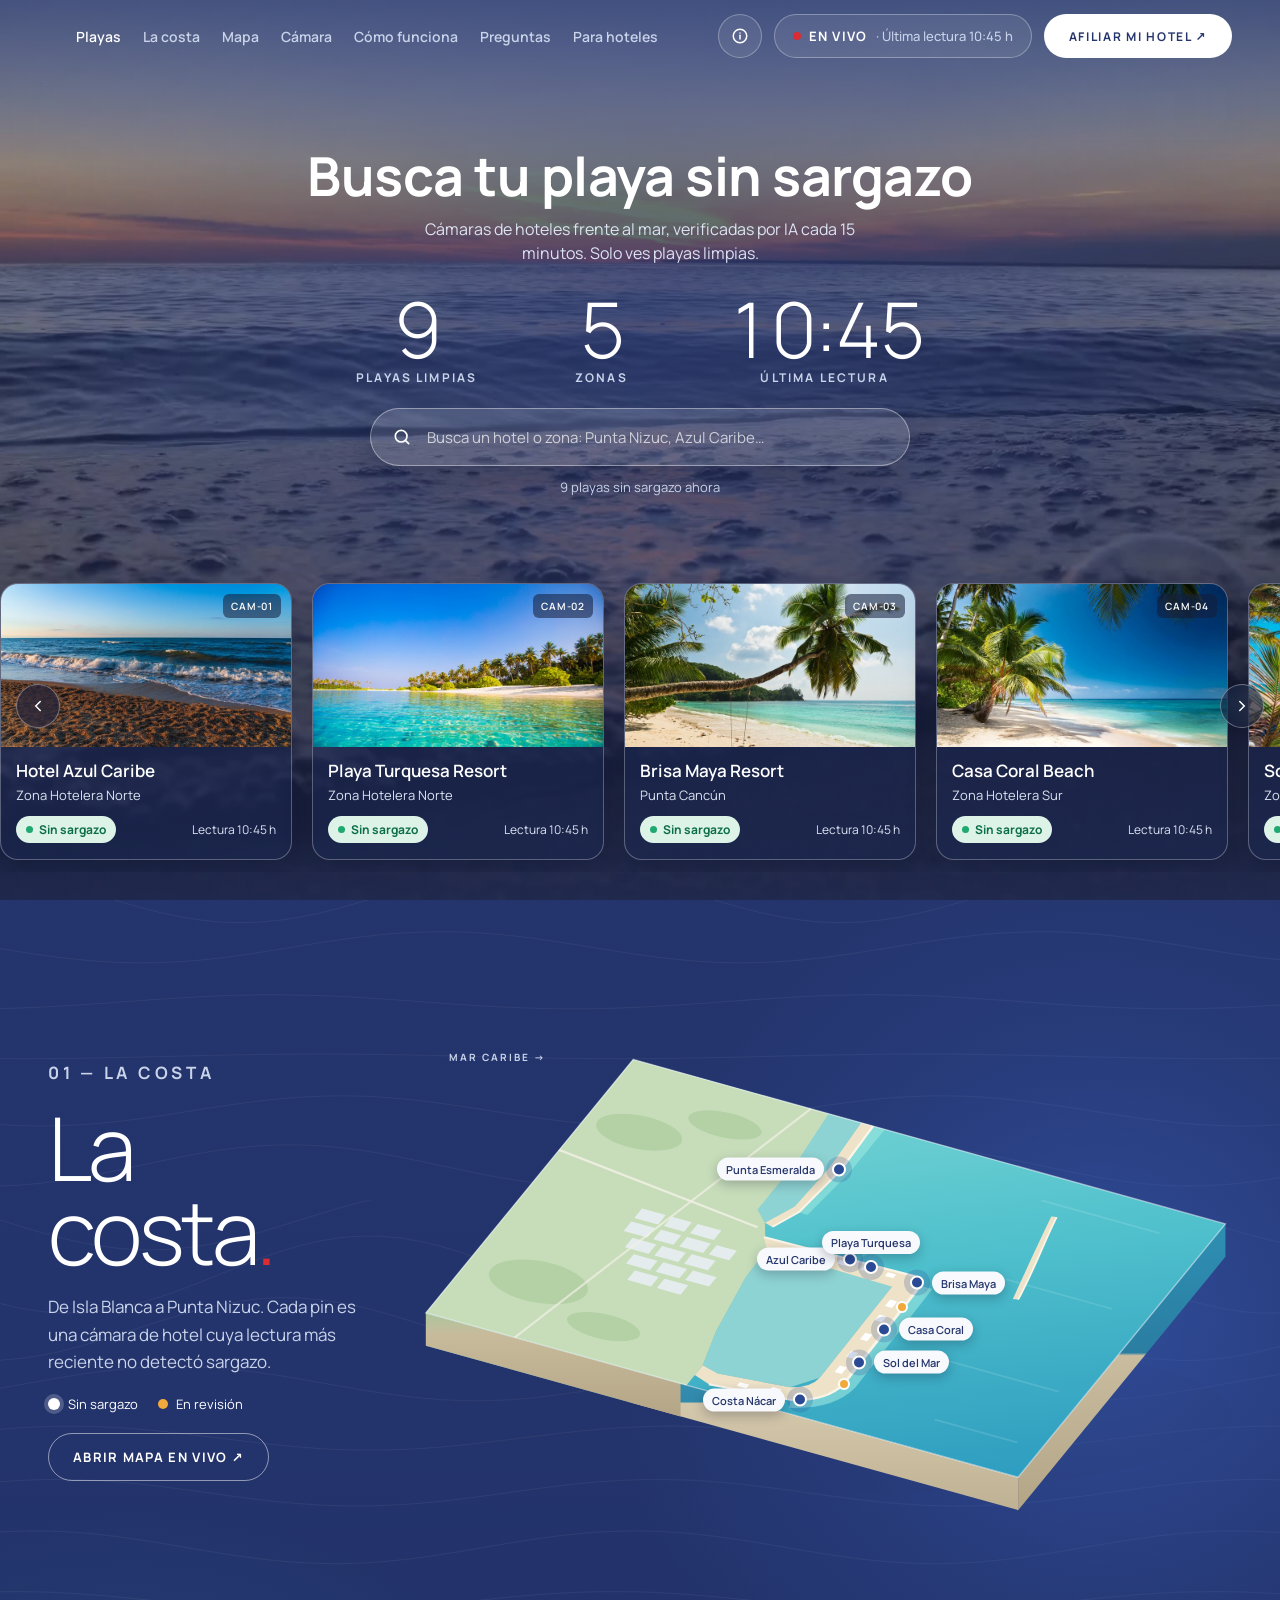
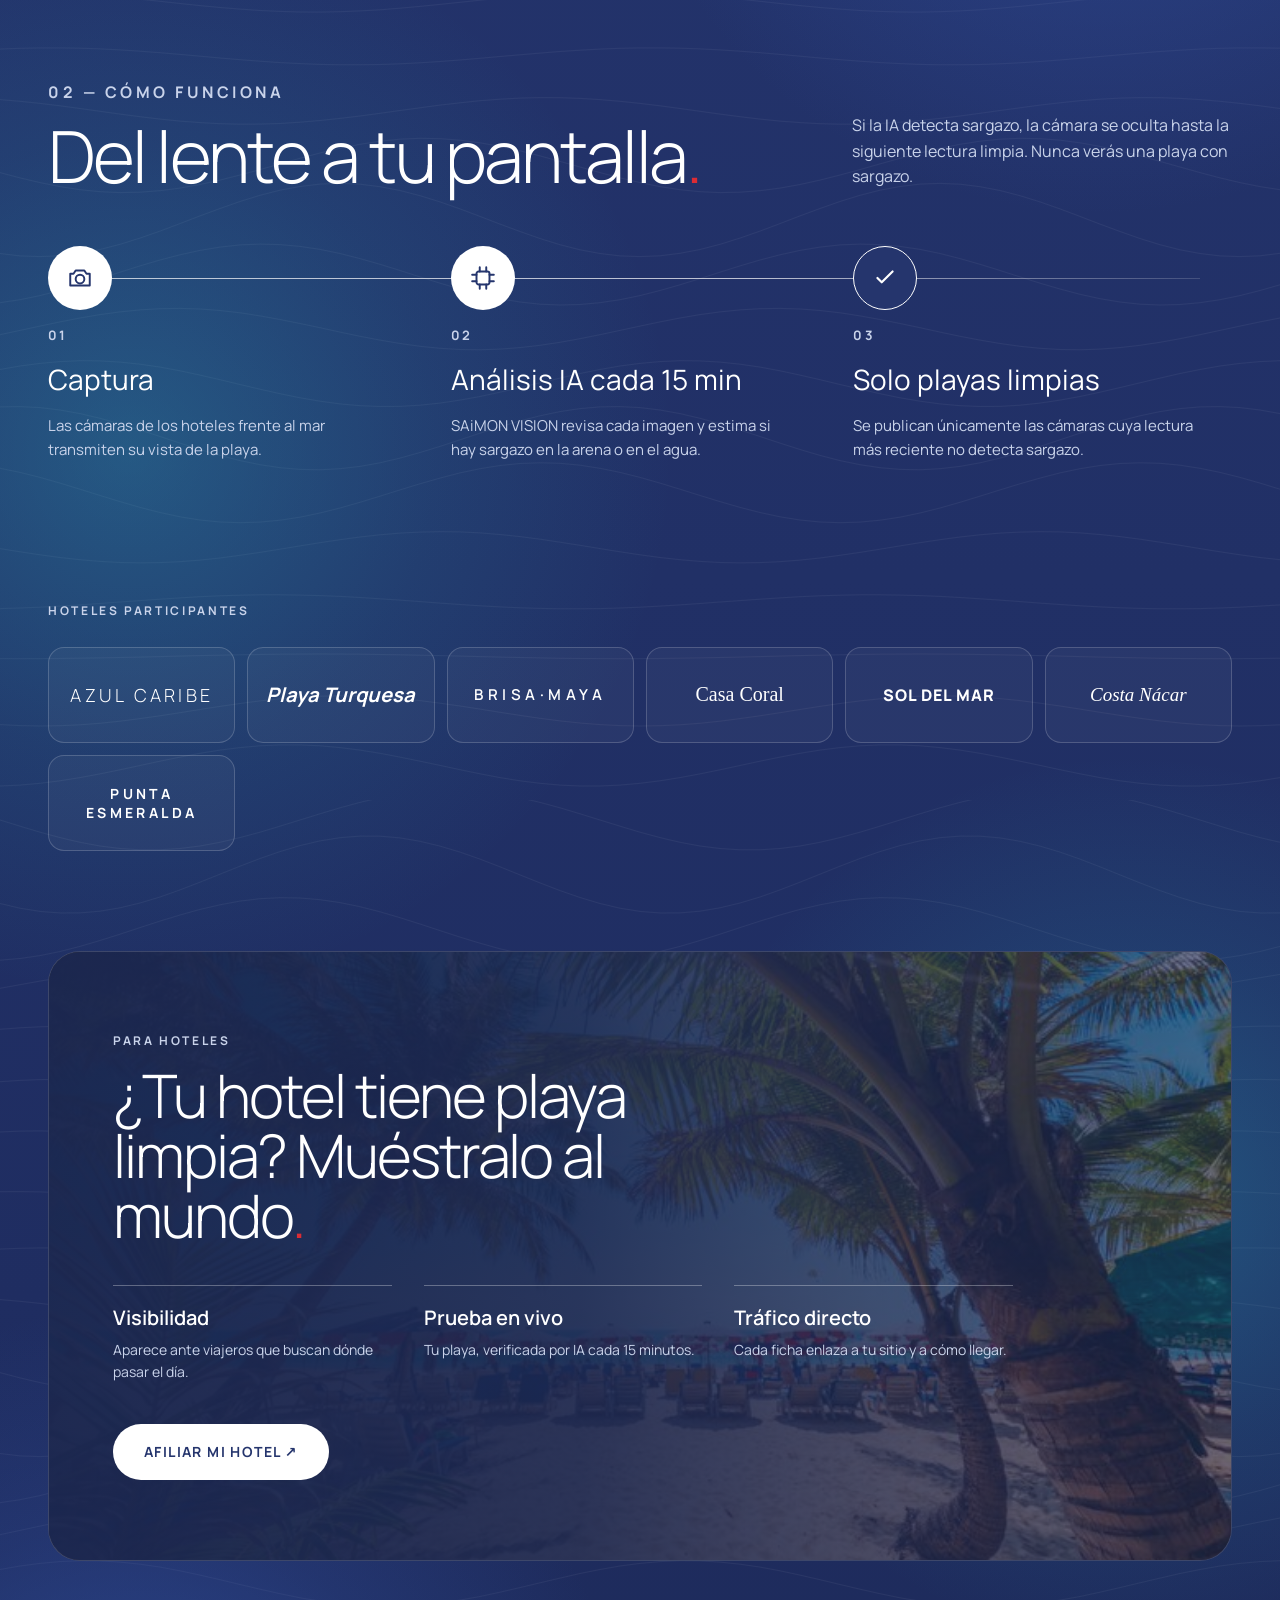
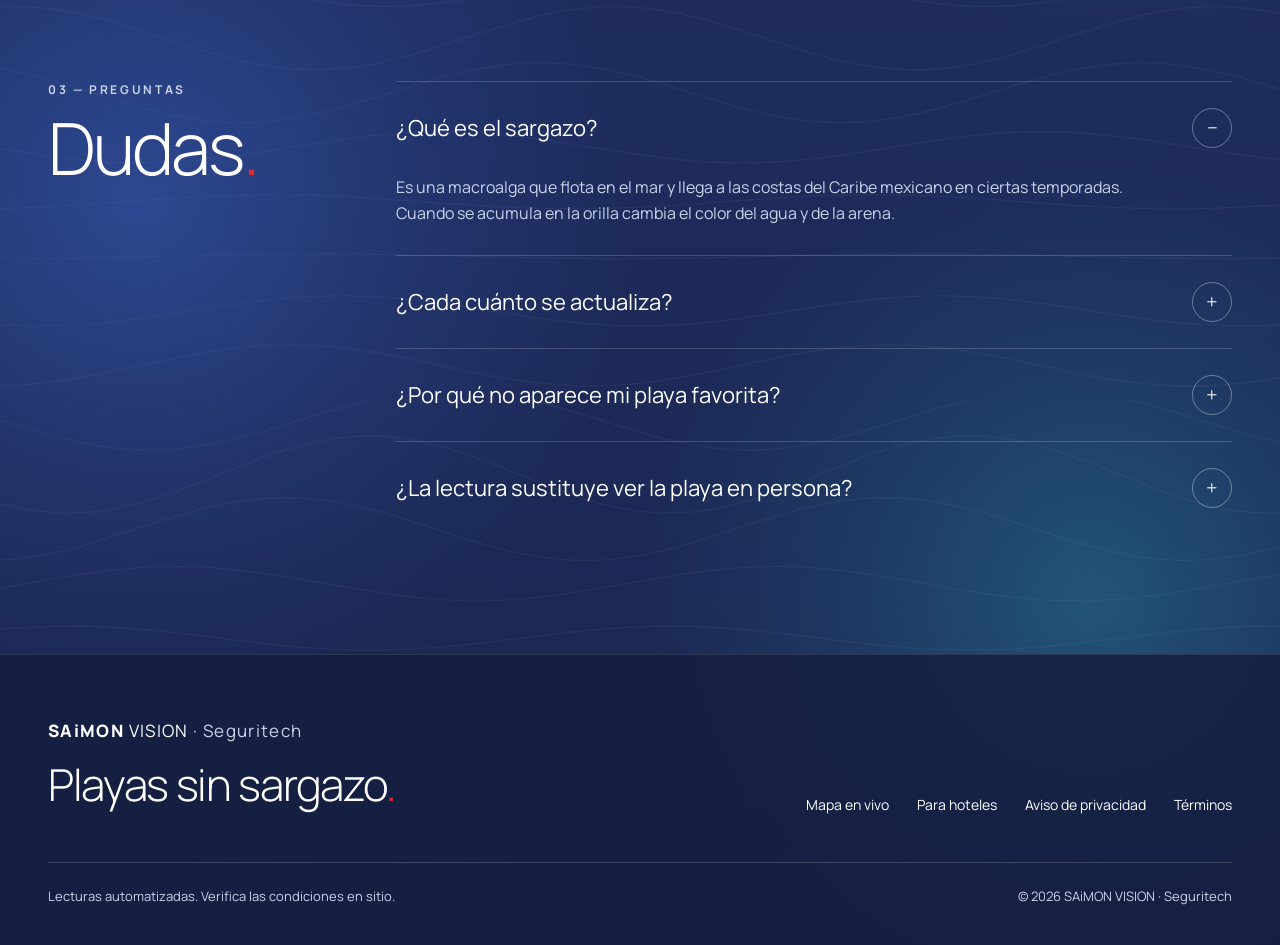
<file: index.html>
<!doctype html>
<html lang="es">
<head>
<meta charset="utf-8">
<meta name="viewport" content="width=device-width, initial-scale=1">
<title>Playas sin Sargazo · Cancún Live | SAiMON VISION</title>
<meta name="description" content="Cámaras en vivo de hoteles frente al mar en Cancún, verificadas por IA cada 15 minutos. Solo ves playas sin sargazo.">
<link rel="preconnect" href="https://fonts.googleapis.com">
<link rel="preconnect" href="https://fonts.gstatic.com" crossorigin>
<link href="https://fonts.googleapis.com/css2?family=Manrope:wght@300;400;500;600;700;800&display=swap" rel="stylesheet">
<link rel="stylesheet" href="css/styles.css">
</head>
<body>
<div class="depth-bg">
  <div class="orbs" aria-hidden="true">
    <div class="orb orb--b float-a" style="width:1000px;height:1000px;right:-320px;top:820px"></div>
    <div class="orb orb--t float-b" style="width:1100px;height:1100px;left:-420px;top:1500px"></div>
    <div class="orb orb--t float-c" style="width:900px;height:900px;right:-300px;top:2350px"></div>
    <div class="orb orb--b float-b" style="width:1000px;height:1000px;left:-360px;top:2900px"></div>
    <div class="orb orb--t float-a" style="width:900px;height:900px;right:-260px;top:3350px"></div>
  </div>

  <header class="site-header site-header--overlay">
    <nav class="site-nav" aria-label="Secciones">
      <a href="#playas" aria-current="page">Playas</a>
      <a href="#costa">La costa</a>
      <a href="mapa.html">Mapa</a>
      <a href="playa.html?hotel=azul">Cámara</a>
      <a href="#como">Cómo funciona</a>
      <a href="#preguntas">Preguntas</a>
      <a href="hoteles.html#formulario">Para hoteles</a>
    </nav>
    <div class="site-header__actions">
      <button type="button" class="icon-btn" data-info-open aria-haspopup="dialog" aria-controls="info-dialog" aria-label="Información del sitio">
        <svg width="18" height="18" viewBox="0 0 24 24" fill="none" stroke="currentColor" stroke-width="2" stroke-linecap="round" aria-hidden="true"><circle cx="12" cy="12" r="9"/><line x1="12" y1="11" x2="12" y2="16"/><line x1="12" y1="8" x2="12" y2="8"/></svg>
      </button>
      <div class="pill"><span class="live-dot"></span><b>EN VIVO</b><span class="muted">· Última lectura 10:45 h</span></div>
      <a href="hoteles.html#formulario" class="btn btn--light btn--compact">AFILIAR MI HOTEL ↗</a>
    </div>
  </header>

  <!-- ===== HERO ===== -->
  <section class="hero" id="playas">
    <video class="hero__video" src="assets/video/hero-olas.mp4" poster="assets/img/hero-poster.jpg" autoplay muted loop playsinline aria-hidden="true"></video>
    <div class="hero__veil"></div>
    <div class="hero__veil-top"></div>
    <div class="hero__veil-bottom"></div>

    <div class="hero__center">
      <h1 class="hero__title">Busca tu playa sin sargazo</h1>
      <p class="hero__lead">Cámaras de hoteles frente al mar, verificadas por IA cada 15 minutos. Solo ves playas limpias.</p>
      <div class="kpis">
        <div class="kpi"><span class="kpi__value" data-count="9">9</span><span class="kpi__label">PLAYAS LIMPIAS</span></div>
        <div class="kpi"><span class="kpi__value" data-count="5">5</span><span class="kpi__label">ZONAS</span></div>
        <div class="kpi"><span class="kpi__value" data-count-time="10:45">10:45</span><span class="kpi__label">ÚLTIMA LECTURA</span></div>
      </div>
      <label class="search hero__search">
        <span class="sr-only">Buscar playa, hotel o zona</span>
        <svg width="20" height="20" viewBox="0 0 24 24" fill="none" stroke="currentColor" stroke-width="2" stroke-linecap="round" aria-hidden="true"><circle cx="11" cy="11" r="7"/><path d="M20 20l-4-4"/></svg>
        <input type="search" data-search="cards" placeholder="Busca un hotel o zona: Punta Nizuc, Azul Caribe…" autocomplete="off">
      </label>
      <span class="hero__count" data-search-count aria-live="polite">7 playas sin sargazo ahora</span>
    </div>

    <div class="hero__rail">
      <p class="empty-state empty-state--rail" data-search-empty hidden>No encontramos playas limpias con “<span data-search-query></span>”. Prueba con otro hotel o zona.</p>
      <div class="carousel" data-carousel>
        <button type="button" class="carousel__btn carousel__btn--prev" data-carousel-prev aria-label="Playas anteriores">
          <svg width="18" height="18" viewBox="0 0 24 24" fill="none" stroke="currentColor" stroke-width="2" stroke-linecap="round" aria-hidden="true"><path d="M15 6l-6 6 6 6"/></svg>
        </button>
        <div class="rail" data-carousel-track tabindex="0">
        <a href="playa.html?hotel=azul" class="cam-card" data-card data-name="Hotel Azul Caribe" data-zone="Zona Hotelera Norte">
          <div class="cam-card__media"><video src="assets/video/cam-01.mp4" poster="assets/img/playa-01.jpg" autoplay muted loop playsinline aria-hidden="true"></video><span class="cam-tag">CAM-01</span></div>
          <div class="cam-card__body"><span class="cam-card__name">Hotel Azul Caribe</span><span class="cam-card__zone">Zona Hotelera Norte</span></div>
          <div class="cam-card__foot"><span class="chip-ok">Sin sargazo</span><span>Lectura 10:45 h</span></div>
        </a>
        <a href="playa.html?hotel=turquesa" class="cam-card" data-card data-name="Playa Turquesa Resort" data-zone="Zona Hotelera Norte">
          <div class="cam-card__media"><video src="assets/video/cam-02.mp4" poster="assets/img/playa-02.jpg" autoplay muted loop playsinline aria-hidden="true"></video><span class="cam-tag">CAM-02</span></div>
          <div class="cam-card__body"><span class="cam-card__name">Playa Turquesa Resort</span><span class="cam-card__zone">Zona Hotelera Norte</span></div>
          <div class="cam-card__foot"><span class="chip-ok">Sin sargazo</span><span>Lectura 10:45 h</span></div>
        </a>
        <a href="playa.html?hotel=brisa" class="cam-card" data-card data-name="Brisa Maya Resort" data-zone="Punta Cancún">
          <div class="cam-card__media"><video src="assets/video/cam-03.mp4" poster="assets/img/playa-04.jpg" autoplay muted loop playsinline aria-hidden="true"></video><span class="cam-tag">CAM-03</span></div>
          <div class="cam-card__body"><span class="cam-card__name">Brisa Maya Resort</span><span class="cam-card__zone">Punta Cancún</span></div>
          <div class="cam-card__foot"><span class="chip-ok">Sin sargazo</span><span>Lectura 10:45 h</span></div>
        </a>
        <a href="playa.html?hotel=coral" class="cam-card" data-card data-name="Casa Coral Beach" data-zone="Zona Hotelera Sur">
          <div class="cam-card__media"><video src="assets/video/cam-01.mp4" poster="assets/img/playa-06.jpg" autoplay muted loop playsinline aria-hidden="true"></video><span class="cam-tag">CAM-04</span></div>
          <div class="cam-card__body"><span class="cam-card__name">Casa Coral Beach</span><span class="cam-card__zone">Zona Hotelera Sur</span></div>
          <div class="cam-card__foot"><span class="chip-ok">Sin sargazo</span><span>Lectura 10:45 h</span></div>
        </a>
        <a href="playa.html?hotel=sol" class="cam-card" data-card data-name="Sol del Mar Suites" data-zone="Zona Hotelera Sur">
          <div class="cam-card__media"><video src="assets/video/cam-02.mp4" poster="assets/img/playa-05.jpg" autoplay muted loop playsinline aria-hidden="true"></video><span class="cam-tag">CAM-05</span></div>
          <div class="cam-card__body"><span class="cam-card__name">Sol del Mar Suites</span><span class="cam-card__zone">Zona Hotelera Sur</span></div>
          <div class="cam-card__foot"><span class="chip-ok">Sin sargazo</span><span>Lectura 10:45 h</span></div>
        </a>
        <a href="playa.html?hotel=nacar" class="cam-card" data-card data-name="Costa Nácar" data-zone="Punta Nizuc">
          <div class="cam-card__media"><video src="assets/video/cam-03.mp4" poster="assets/img/playa-03.jpg" autoplay muted loop playsinline aria-hidden="true"></video><span class="cam-tag">CAM-06</span></div>
          <div class="cam-card__body"><span class="cam-card__name">Costa Nácar</span><span class="cam-card__zone">Punta Nizuc</span></div>
          <div class="cam-card__foot"><span class="chip-ok">Sin sargazo</span><span>Lectura 10:45 h</span></div>
        </a>
        <a href="playa.html?hotel=esmeralda" class="cam-card" data-card data-name="Punta Esmeralda" data-zone="Isla Blanca">
          <div class="cam-card__media"><video src="assets/video/cam-01.mp4" poster="assets/img/playa-07.jpg" autoplay muted loop playsinline aria-hidden="true"></video><span class="cam-tag">CAM-07</span></div>
          <div class="cam-card__body"><span class="cam-card__name">Punta Esmeralda</span><span class="cam-card__zone">Isla Blanca</span></div>
          <div class="cam-card__foot"><span class="chip-ok">Sin sargazo</span><span>Lectura 10:45 h</span></div>
        </a>
        <a href="playa.html?hotel=bahia" class="cam-card" data-card data-name="Bahía Serena" data-zone="Punta Cancún">
          <div class="cam-card__media"><video src="assets/video/cam-02.mp4" poster="assets/img/playa-02.jpg" autoplay muted loop playsinline aria-hidden="true"></video><span class="cam-tag">CAM-08</span></div>
          <div class="cam-card__body"><span class="cam-card__name">Bahía Serena</span><span class="cam-card__zone">Punta Cancún</span></div>
          <div class="cam-card__foot"><span class="chip-ok">Sin sargazo</span><span>Lectura 10:45 h</span></div>
        </a>
        <a href="playa.html?hotel=palma" class="cam-card" data-card data-name="Palma Real" data-zone="Isla Blanca">
          <div class="cam-card__media"><video src="assets/video/cam-03.mp4" poster="assets/img/playa-05.jpg" autoplay muted loop playsinline aria-hidden="true"></video><span class="cam-tag">CAM-09</span></div>
          <div class="cam-card__body"><span class="cam-card__name">Palma Real</span><span class="cam-card__zone">Isla Blanca</span></div>
          <div class="cam-card__foot"><span class="chip-ok">Sin sargazo</span><span>Lectura 10:45 h</span></div>
        </a>
        </div>
        <button type="button" class="carousel__btn carousel__btn--next" data-carousel-next aria-label="Playas siguientes">
          <svg width="18" height="18" viewBox="0 0 24 24" fill="none" stroke="currentColor" stroke-width="2" stroke-linecap="round" aria-hidden="true"><path d="M9 6l6 6-6 6"/></svg>
        </button>
      </div>
    </div>
  </section>

  <!-- ===== LA COSTA ===== -->
  <section class="coast" id="costa">
    <div class="container coast__grid">
      <div class="coast__copy">
        <p class="eyebrow">01 — La costa</p>
        <h2 class="display">La costa<span class="dot-red">.</span></h2>
        <p>De Isla Blanca a Punta Nizuc. Cada pin es una cámara de hotel cuya lectura más reciente no detectó sargazo.</p>
        <div class="legend"><span><i class="legend__ok"></i>Sin sargazo</span><span><i class="legend__warn"></i>En revisión</span></div>
        <a href="mapa.html" class="btn btn--ghost btn--start">ABRIR MAPA EN VIVO ↗</a>
      </div>
      <div class="coast__map">
        <img src="assets/svg/mapa-costa.svg" alt="Mapa 3D estilizado de la costa de Cancún" width="1240" height="760" loading="eager">
        <a href="playa.html?hotel=esmeralda" class="map-pin map-pin--l" style="left:51.6%;top:29.9%" aria-label="Punta Esmeralda, sin sargazo"><span class="map-pin__dot"></span><span class="map-pin__label">Punta Esmeralda</span></a>
        <a href="playa.html?hotel=azul" class="map-pin map-pin--l" style="left:52.9%;top:47.9%" aria-label="Azul Caribe, sin sargazo"><span class="map-pin__dot"></span><span class="map-pin__label">Azul Caribe</span></a>
        <a href="playa.html?hotel=turquesa" class="map-pin map-pin--u" style="left:55.8%;top:49.1%" aria-label="Playa Turquesa, sin sargazo"><span class="map-pin__dot"></span><span class="map-pin__label">Playa Turquesa</span></a>
        <a href="playa.html?hotel=brisa" class="map-pin map-pin--r" style="left:61.6%;top:52.6%" aria-label="Brisa Maya, sin sargazo"><span class="map-pin__dot"></span><span class="map-pin__label">Brisa Maya</span></a>
        <a href="playa.html?hotel=coral" class="map-pin map-pin--r" style="left:57.6%;top:61.9%" aria-label="Casa Coral, sin sargazo"><span class="map-pin__dot"></span><span class="map-pin__label">Casa Coral</span></a>
        <a href="playa.html?hotel=sol" class="map-pin map-pin--r" style="left:54.5%;top:68.5%" aria-label="Sol del Mar, sin sargazo"><span class="map-pin__dot"></span><span class="map-pin__label">Sol del Mar</span></a>
        <a href="playa.html?hotel=nacar" class="map-pin map-pin--l" style="left:46.8%;top:76%" aria-label="Costa Nácar, sin sargazo"><span class="map-pin__dot"></span><span class="map-pin__label">Costa Nácar</span></a>
        <a href="playa-no-disponible.html" class="map-warn" style="left:59.6%;top:57.5%" aria-label="Cámara en revisión"></a>
        <a href="playa-no-disponible.html" class="map-warn" style="left:52.4%;top:72.9%" aria-label="Cámara en revisión"></a>
        <span class="map-label" style="left:4%;top:6%;color:var(--text-2)">MAR CARIBE →</span>
      </div>
    </div>
  </section>

  <!-- ===== CÓMO FUNCIONA ===== -->
  <section class="how" id="como">
    <div class="container">
      <div class="how__head">
        <div><p class="eyebrow">02 — Cómo funciona</p><h2 class="display">Del lente a tu pantalla<span class="dot-red">.</span></h2></div>
        <p>Si la IA detecta sargazo, la cámara se oculta hasta la siguiente lectura limpia. Nunca verás una playa con sargazo.</p>
      </div>
      <div class="steps">
        <div class="step">
          <div class="step__icon"><svg width="26" height="26" viewBox="0 0 24 24" fill="none" stroke="currentColor" stroke-width="1.8" stroke-linecap="round" stroke-linejoin="round" aria-hidden="true"><path d="M3 8h3l2-3h8l2 3h3v11H3z"/><circle cx="12" cy="13" r="4"/></svg></div>
          <span class="step__num">01</span><h3>Captura</h3>
          <p>Las cámaras de los hoteles frente al mar transmiten su vista de la playa.</p>
        </div>
        <div class="step">
          <div class="step__icon"><svg width="26" height="26" viewBox="0 0 24 24" fill="none" stroke="currentColor" stroke-width="1.8" stroke-linecap="round" stroke-linejoin="round" aria-hidden="true"><rect x="6" y="6" width="12" height="12" rx="2"/><path d="M9 2v4M15 2v4M9 18v4M15 18v4M2 9h4M2 15h4M18 9h4M18 15h4"/></svg></div>
          <span class="step__num">02</span><h3>Análisis IA cada 15 min</h3>
          <p>SAiMON VISION revisa cada imagen y estima si hay sargazo en la arena o en el agua.</p>
        </div>
        <div class="step">
          <div class="step__icon step__icon--outline"><svg width="26" height="26" viewBox="0 0 24 24" fill="none" stroke="currentColor" stroke-width="2" stroke-linecap="round" stroke-linejoin="round" aria-hidden="true"><path d="M5 12l4 4 10-10"/></svg></div>
          <span class="step__num">03</span><h3>Solo playas limpias</h3>
          <p>Se publican únicamente las cámaras cuya lectura más reciente no detecta sargazo.</p>
        </div>
      </div>
    </div>
  </section>

  <!-- ===== HOTELES PARTICIPANTES ===== -->
  <section class="logos">
    <div class="container">
      <p class="eyebrow">Hoteles participantes</p>
      <div class="logos__grid">
        <a class="logo-tile logo-tile--azul" href="playa.html?hotel=azul">AZUL CARIBE</a>
        <a class="logo-tile logo-tile--turquesa" href="playa.html?hotel=turquesa">Playa Turquesa</a>
        <a class="logo-tile logo-tile--brisa" href="playa.html?hotel=brisa">BRISA·MAYA</a>
        <a class="logo-tile logo-tile--coral" href="playa.html?hotel=coral">Casa Coral</a>
        <a class="logo-tile logo-tile--sol" href="playa.html?hotel=sol">SOL DEL MAR</a>
        <a class="logo-tile logo-tile--nacar" href="playa.html?hotel=nacar">Costa Nácar</a>
        <a class="logo-tile logo-tile--esmeralda" href="playa.html?hotel=esmeralda">PUNTA ESMERALDA</a>
      </div>
    </div>
  </section>

  <!-- ===== BANDA PARA HOTELES ===== -->
  <section class="section">
    <div class="container band">
      <img class="band__img" src="assets/img/playa-05.jpg" alt="" loading="lazy">
      <div class="band__veil"></div>
      <div class="band__inner">
        <div><p class="eyebrow">Para hoteles</p><h2>¿Tu hotel tiene playa limpia? Muéstralo al mundo<span class="dot-red">.</span></h2></div>
        <div class="benefits">
          <div class="benefit"><strong>Visibilidad</strong><span>Aparece ante viajeros que buscan dónde pasar el día.</span></div>
          <div class="benefit"><strong>Prueba en vivo</strong><span>Tu playa, verificada por IA cada 15 minutos.</span></div>
          <div class="benefit"><strong>Tráfico directo</strong><span>Cada ficha enlaza a tu sitio y a cómo llegar.</span></div>
        </div>
        <a href="hoteles.html#formulario" class="btn btn--light btn--lg">AFILIAR MI HOTEL ↗</a>
      </div>
    </div>
  </section>

  <!-- ===== FAQ ===== -->
  <section class="section" id="preguntas">
    <div class="container faq__grid">
      <div class="faq__title"><p class="eyebrow">03 — Preguntas</p><h2 class="display">Dudas<span class="dot-red">.</span></h2></div>
      <div class="faq__list">
        <details class="faq__item" open><summary>¿Qué es el sargazo?<span class="faq__icon" aria-hidden="true"></span></summary><p>Es una macroalga que flota en el mar y llega a las costas del Caribe mexicano en ciertas temporadas. Cuando se acumula en la orilla cambia el color del agua y de la arena.</p></details>
        <details class="faq__item"><summary>¿Cada cuánto se actualiza?<span class="faq__icon" aria-hidden="true"></span></summary><p>Cada 15 minutos. La hora de la última lectura aparece arriba a la derecha y en cada tarjeta de cámara.</p></details>
        <details class="faq__item"><summary>¿Por qué no aparece mi playa favorita?<span class="faq__icon" aria-hidden="true"></span></summary><p>Puede que su lectura más reciente haya detectado sargazo, que la cámara esté en revisión o que el hotel aún no participe. Vuelve a revisar después de la siguiente lectura.</p></details>
        <details class="faq__item"><summary>¿La lectura sustituye ver la playa en persona?<span class="faq__icon" aria-hidden="true"></span></summary><p>No. Las lecturas son automatizadas y orientativas; las condiciones pueden cambiar entre una lectura y otra. Verifica siempre en sitio.</p></details>
      </div>
    </div>
  </section>

  <!-- ===== FOOTER ===== -->
  <footer class="site-footer">
    <div class="container">
      <div class="site-footer__top">
        <div>
          <span class="logo__text"><b>SAiMON</b> VISION <span class="muted">· Seguritech</span></span>
          <p class="site-footer__claim">Playas sin sargazo<span class="dot-red">.</span></p>
        </div>
        <nav aria-label="Pie de página">
          <a href="mapa.html">Mapa en vivo</a>
          <a href="hoteles.html#formulario">Para hoteles</a>
          <a href="aviso.html">Aviso de privacidad</a>
          <a href="terminos.html">Términos</a>
        </nav>
      </div>
      <div class="site-footer__bottom">
        <span>Lecturas automatizadas. Verifica las condiciones en sitio.</span>
        <span>© 2026 SAiMON VISION · Seguritech</span>
      </div>
    </div>
  </footer>
</div>
<dialog class="info-dialog" id="info-dialog" data-info-dialog aria-labelledby="info-title">
  <p class="eyebrow">Cómo leer el sitio</p>
  <h2 id="info-title">Solo playas limpias<span class="dot-red">.</span></h2>
  <p>Cada cámara se revisa sola. Si la lectura detecta sargazo, esa playa deja de mostrarse hasta la siguiente hora limpia.</p>
  <ul>
    <li><strong>En vivo.</strong> La hora de la píldora es la última lectura. La siguiente llega 15 minutos después.</li>
    <li><strong>Sin sargazo.</strong> La playa está publicada porque la lectura más reciente salió limpia.</li>
    <li><strong>En revisión.</strong> La cámara no se publica: o se está calibrando, o la lectura no pudo confirmar la orilla.</li>
  </ul>
  <p>Las lecturas orientan la visita. El estado de la playa puede cambiar antes de que llegues.</p>
  <form method="dialog"><button type="submit" class="btn btn--light btn--quiet" data-info-close>Entendido</button></form>
</dialog>
<script src="js/main.js"></script>
</body>
</html>
</file>
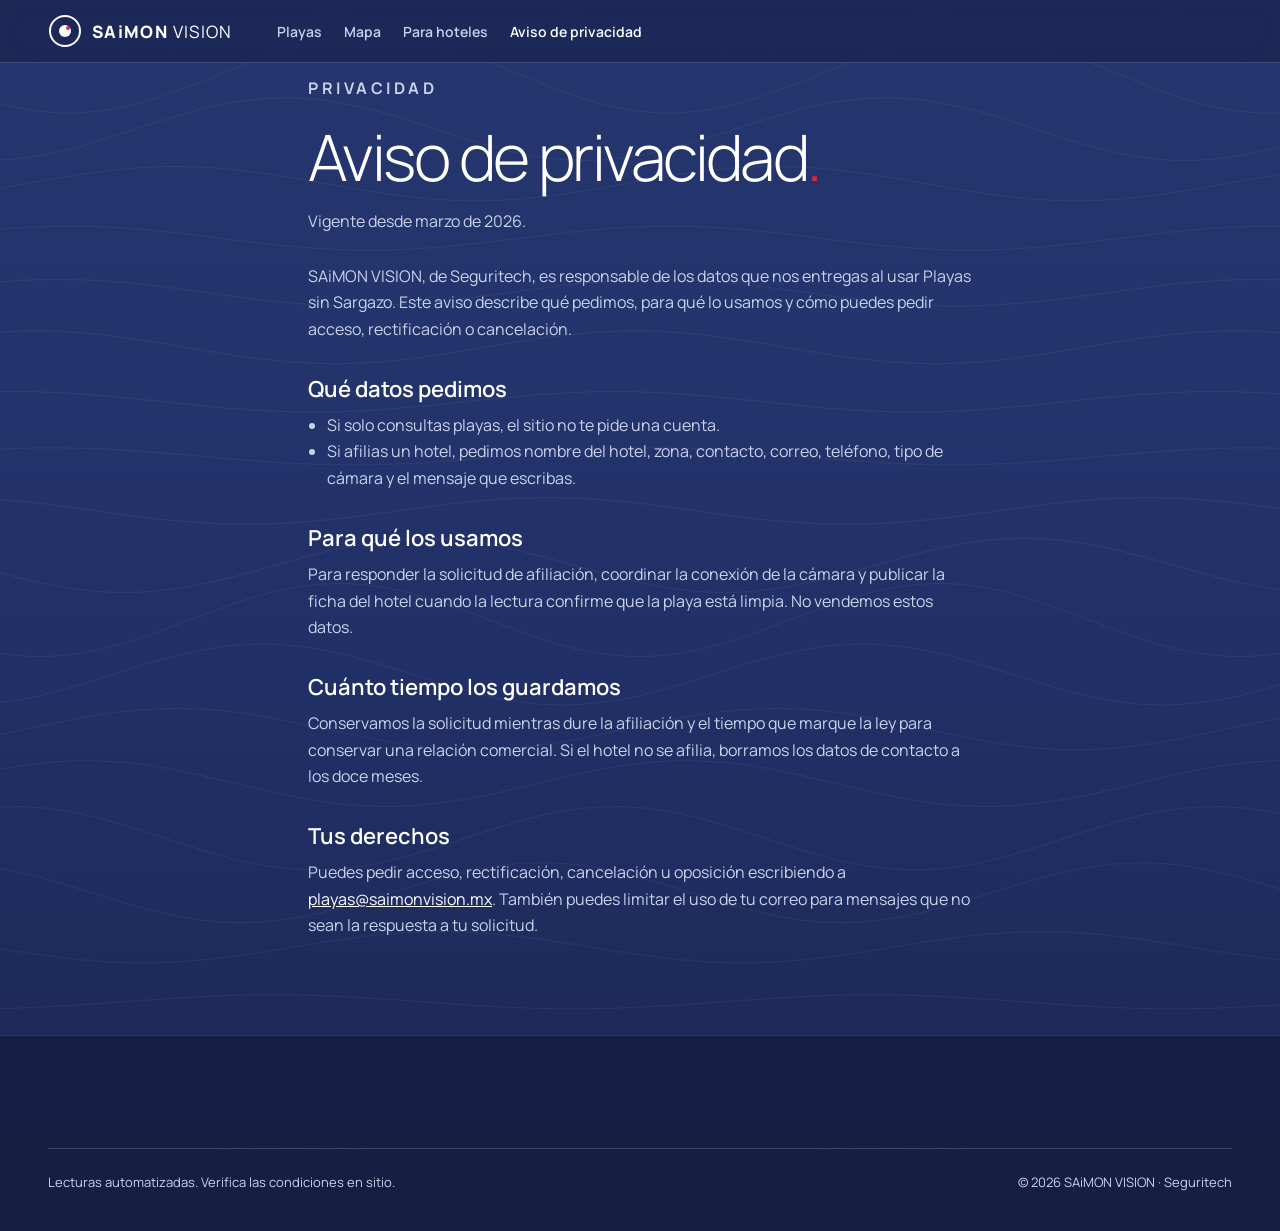
<file: aviso.html>
<!doctype html>
<html lang="es">
<head>
<meta charset="utf-8">
<meta name="viewport" content="width=device-width, initial-scale=1">
<title>Aviso de privacidad | Playas sin Sargazo</title>
<link rel="preconnect" href="https://fonts.googleapis.com">
<link rel="preconnect" href="https://fonts.gstatic.com" crossorigin>
<link href="https://fonts.googleapis.com/css2?family=Manrope:wght@300;400;500;600;700;800&display=swap" rel="stylesheet">
<link rel="stylesheet" href="css/styles.css">
</head>
<body>
<div class="depth-bg">
  <header class="site-header container">
    <a href="index.html" class="logo" aria-label="SAiMON VISION, inicio">
      <svg width="34" height="34" viewBox="0 0 34 34" aria-hidden="true"><circle cx="17" cy="17" r="15" fill="none" stroke="#FFFFFF" stroke-width="2"/><circle cx="17" cy="17" r="6" fill="#FFFFFF"/><circle cx="20" cy="14" r="2" fill="#DB2C34"/></svg>
      <span class="logo__text"><b>SAiMON</b> VISION</span>
    </a>
    <nav class="site-nav" aria-label="Secciones">
      <a href="index.html">Playas</a>
      <a href="mapa.html">Mapa</a>
      <a href="hoteles.html">Para hoteles</a>
      <a href="aviso.html" aria-current="page">Aviso de privacidad</a>
    </nav>
  </header>
  <article class="legal container">
    <p class="eyebrow">Privacidad</p>
    <h1>Aviso de privacidad<span class="dot-red">.</span></h1>
    <p class="muted updated">Vigente desde marzo de 2026.</p>
    <p>SAiMON VISION, de Seguritech, es responsable de los datos que nos entregas al usar Playas sin Sargazo. Este aviso describe qué pedimos, para qué lo usamos y cómo puedes pedir acceso, rectificación o cancelación.</p>
    <h2>Qué datos pedimos</h2>
    <ul>
      <li>Si solo consultas playas, el sitio no te pide una cuenta.</li>
      <li>Si afilias un hotel, pedimos nombre del hotel, zona, contacto, correo, teléfono, tipo de cámara y el mensaje que escribas.</li>
    </ul>
    <h2>Para qué los usamos</h2>
    <p>Para responder la solicitud de afiliación, coordinar la conexión de la cámara y publicar la ficha del hotel cuando la lectura confirme que la playa está limpia. No vendemos estos datos.</p>
    <h2>Cuánto tiempo los guardamos</h2>
    <p>Conservamos la solicitud mientras dure la afiliación y el tiempo que marque la ley para conservar una relación comercial. Si el hotel no se afilia, borramos los datos de contacto a los doce meses.</p>
    <h2>Tus derechos</h2>
    <p>Puedes pedir acceso, rectificación, cancelación u oposición escribiendo a <a class="link-light" href="mailto:playas@saimonvision.mx">playas@saimonvision.mx</a>. También puedes limitar el uso de tu correo para mensajes que no sean la respuesta a tu solicitud.</p>
  </article>
  <footer class="site-footer">
    <div class="container">
      <div class="site-footer__bottom">
        <span>Lecturas automatizadas. Verifica las condiciones en sitio.</span>
        <span>© 2026 SAiMON VISION · Seguritech</span>
      </div>
    </div>
  </footer>
</div>
</body>
</html>
</file>
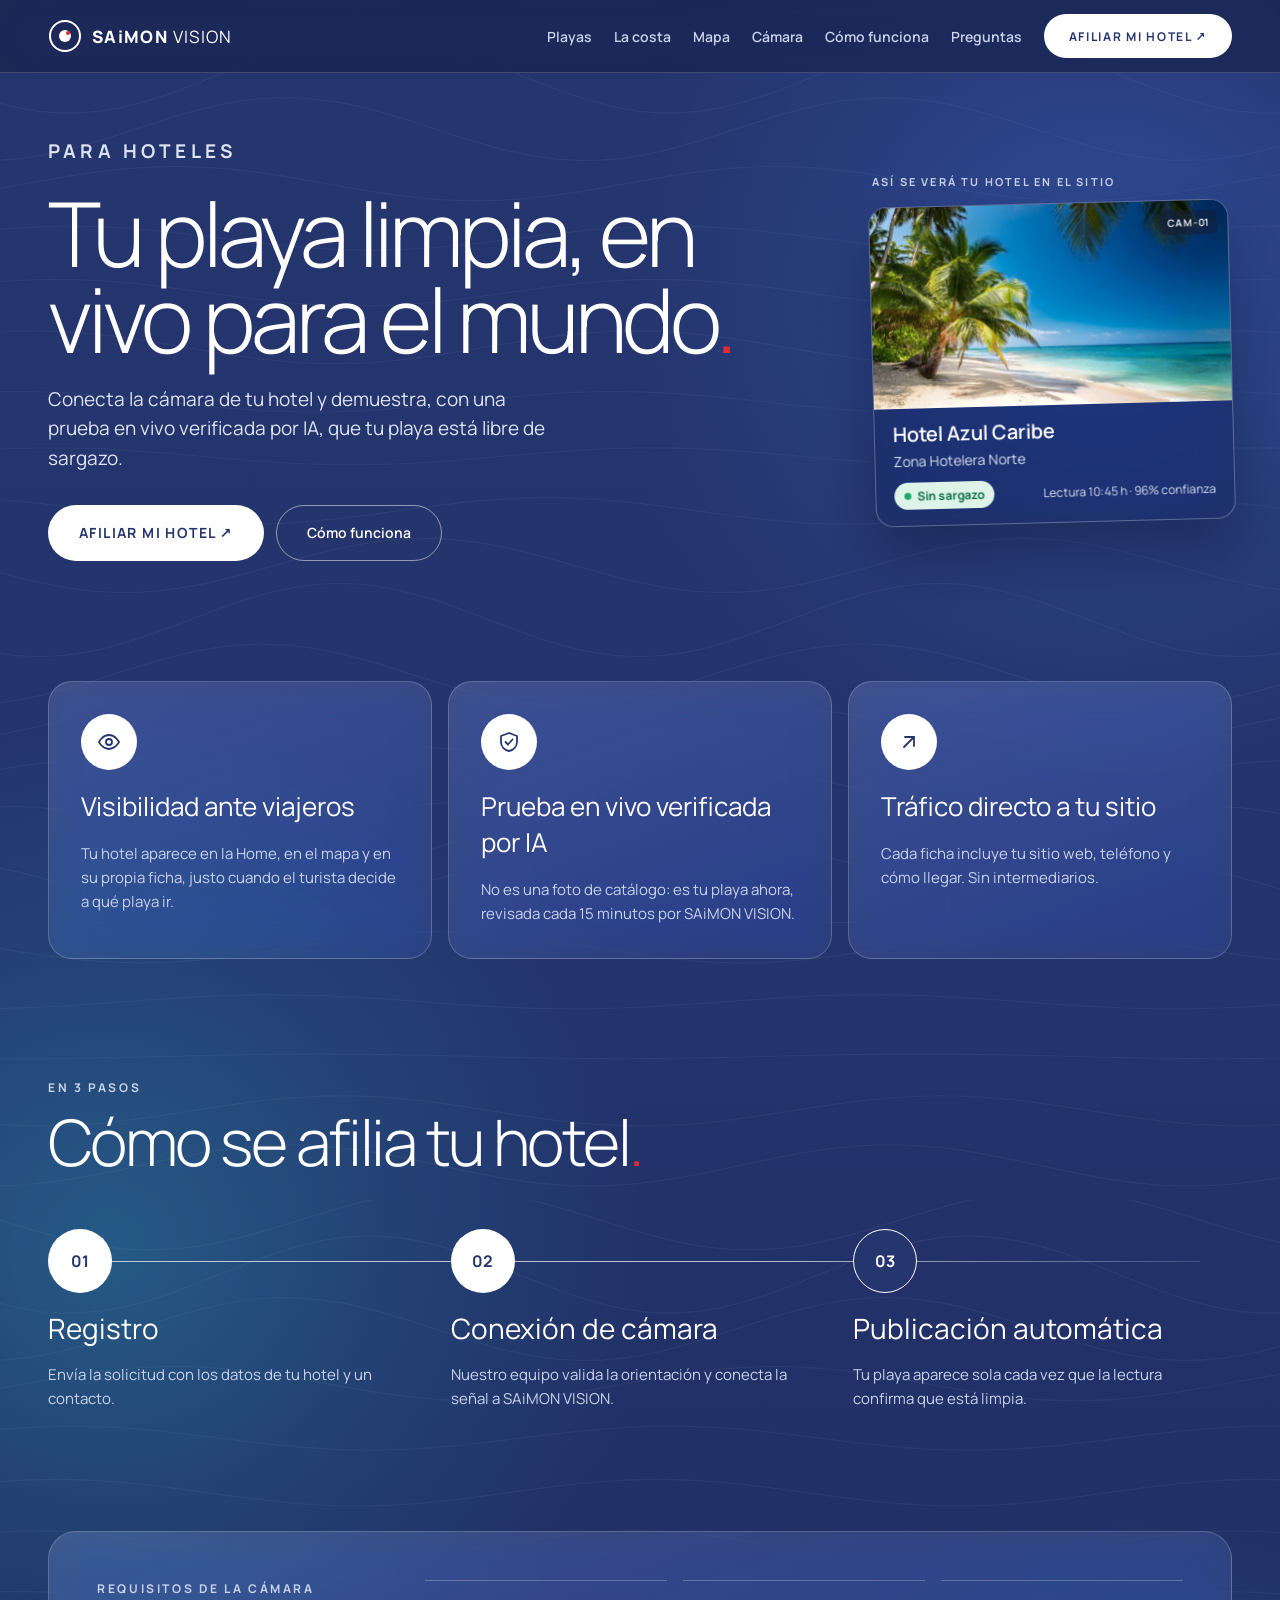
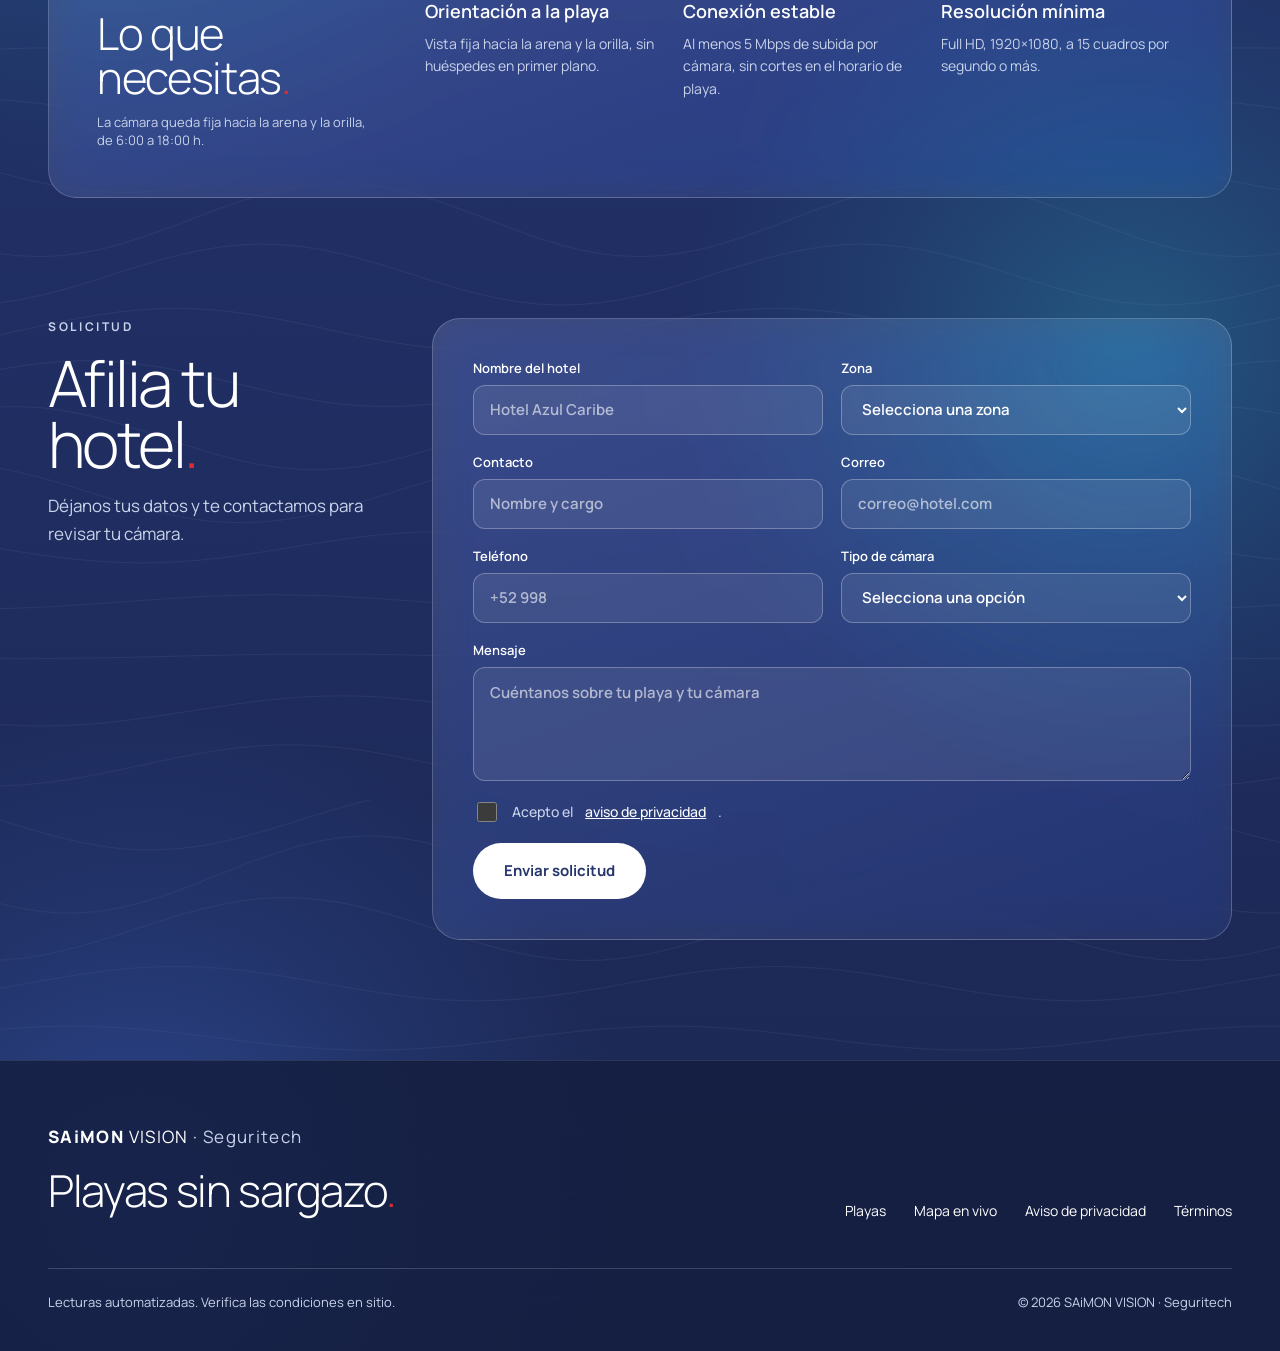
<file: hoteles.html>
<!doctype html>
<html lang="es">
<head>
<meta charset="utf-8">
<meta name="viewport" content="width=device-width, initial-scale=1">
<title>Para hoteles | Playas sin Sargazo · Cancún Live</title>
<meta name="description" content="Afilia tu hotel: muestra con una prueba en vivo verificada por IA que tu playa está libre de sargazo.">
<link rel="preconnect" href="https://fonts.googleapis.com">
<link rel="preconnect" href="https://fonts.gstatic.com" crossorigin>
<link href="https://fonts.googleapis.com/css2?family=Manrope:wght@300;400;500;600;700;800&display=swap" rel="stylesheet">
<link rel="stylesheet" href="css/styles.css">
</head>
<body>
<div class="depth-bg">
  <div class="orbs" aria-hidden="true">
    <div class="orb orb--b float-a" style="width:1000px;height:1000px;right:-320px;top:-200px"></div>
    <div class="orb orb--t float-b" style="width:1100px;height:1100px;left:-440px;top:700px"></div>
    <div class="orb orb--t float-c" style="width:900px;height:900px;right:-300px;top:1500px"></div>
    <div class="orb orb--b float-b" style="width:1000px;height:1000px;left:-360px;top:2300px"></div>
  </div>

  <header class="site-header container container--wide">
    <a href="index.html" class="logo" aria-label="SAiMON VISION, inicio">
      <svg width="34" height="34" viewBox="0 0 34 34" aria-hidden="true"><circle cx="17" cy="17" r="15" fill="none" stroke="#FFFFFF" stroke-width="2"/><circle cx="17" cy="17" r="6" fill="#FFFFFF"/><circle cx="20" cy="14" r="2" fill="#DB2C34"/></svg>
      <span class="logo__text"><b>SAiMON</b> VISION</span>
    </a>
    <nav class="site-header__actions site-nav" aria-label="Secciones">
      <a href="index.html">Playas</a>
      <a href="index.html#costa">La costa</a>
      <a href="mapa.html">Mapa</a>
      <a href="playa.html?hotel=azul">Cámara</a>
      <a href="index.html#como">Cómo funciona</a>
      <a href="index.html#preguntas">Preguntas</a>
      <a href="#formulario" class="btn btn--light btn--compact">AFILIAR MI HOTEL ↗</a>
    </nav>
  </header>

  <!-- ===== HERO ===== -->
  <section class="hotels-hero container container--wide">
    <div class="hotels-hero__copy">
      <p class="eyebrow">Para hoteles</p>
      <h1 class="display">Tu playa limpia, en vivo para el mundo<span class="dot-red">.</span></h1>
      <p>Conecta la cámara de tu hotel y demuestra, con una prueba en vivo verificada por IA, que tu playa está libre de sargazo.</p>
      <div class="cluster">
        <a href="#formulario" class="btn btn--light btn--lg">AFILIAR MI HOTEL ↗</a>
        <a href="#pasos" class="btn btn--ghost btn--lg btn--quiet">Cómo funciona</a>
      </div>
    </div>
    <div class="hotels-hero__preview">
      <span class="label">ASÍ SE VERÁ TU HOTEL EN EL SITIO</span>
      <div class="cam-card cam-card--sample">
        <div class="cam-card__media"><video src="assets/video/cam-01.mp4" poster="assets/img/playa-06.jpg" autoplay muted loop playsinline aria-label="Ejemplo de cámara de hotel"></video><span class="cam-tag">CAM-01</span></div>
        <div class="cam-card__body"><span class="cam-card__name">Hotel Azul Caribe</span><span class="cam-card__zone">Zona Hotelera Norte</span></div>
        <div class="cam-card__foot"><span class="chip-ok">Sin sargazo</span><span>Lectura 10:45 h · 96% confianza</span></div>
      </div>
    </div>
  </section>

  <!-- ===== BENEFICIOS ===== -->
  <section class="section container container--wide">
    <div class="features">
      <div class="feature glass">
        <span class="feature__icon"><svg width="24" height="24" viewBox="0 0 24 24" fill="none" stroke="currentColor" stroke-width="1.8" stroke-linecap="round" stroke-linejoin="round" aria-hidden="true"><path d="M2 12s3.5-7 10-7 10 7 10 7-3.5 7-10 7S2 12 2 12z"/><circle cx="12" cy="12" r="3"/></svg></span>
        <h3>Visibilidad ante viajeros</h3>
        <p>Tu hotel aparece en la Home, en el mapa y en su propia ficha, justo cuando el turista decide a qué playa ir.</p>
      </div>
      <div class="feature glass">
        <span class="feature__icon"><svg width="24" height="24" viewBox="0 0 24 24" fill="none" stroke="currentColor" stroke-width="1.8" stroke-linecap="round" stroke-linejoin="round" aria-hidden="true"><path d="M12 3l8 3v6c0 4.5-3.4 8-8 9-4.6-1-8-4.5-8-9V6z"/><path d="M8.5 12l2.5 2.5 4.5-5"/></svg></span>
        <h3>Prueba en vivo verificada por IA</h3>
        <p>No es una foto de catálogo: es tu playa ahora, revisada cada 15 minutos por SAiMON VISION.</p>
      </div>
      <div class="feature glass">
        <span class="feature__icon"><svg width="24" height="24" viewBox="0 0 24 24" fill="none" stroke="currentColor" stroke-width="1.8" stroke-linecap="round" stroke-linejoin="round" aria-hidden="true"><path d="M7 17L17 7"/><path d="M8 7h9v9"/></svg></span>
        <h3>Tráfico directo a tu sitio</h3>
        <p>Cada ficha incluye tu sitio web, teléfono y cómo llegar. Sin intermediarios.</p>
      </div>
    </div>
  </section>

  <!-- ===== PASOS ===== -->
  <section id="pasos" class="section container container--wide">
    <p class="eyebrow">En 3 pasos</p>
    <h2 class="display display--section steps-title">Cómo se afilia tu hotel<span class="dot-red">.</span></h2>
    <div class="steps">
      <div class="step"><span class="step__icon step__icon--num">01</span><h3>Registro</h3><p>Envía la solicitud con los datos de tu hotel y un contacto.</p></div>
      <div class="step"><span class="step__icon step__icon--num">02</span><h3>Conexión de cámara</h3><p>Nuestro equipo valida la orientación y conecta la señal a SAiMON VISION.</p></div>
      <div class="step"><span class="step__icon step__icon--outline step__icon--num">03</span><h3>Publicación automática</h3><p>Tu playa aparece sola cada vez que la lectura confirma que está limpia.</p></div>
    </div>
  </section>

  <!-- ===== REQUISITOS ===== -->
  <section class="section container container--wide">
    <div class="reqs glass">
      <div class="reqs__title">
        <p class="eyebrow">Requisitos de la cámara</p>
        <h2>Lo que necesitas<span class="dot-red">.</span></h2>
        <p class="muted reqs__note">La cámara queda fija hacia la arena y la orilla, de 6:00 a 18:00 h.</p>
      </div>
      <div class="reqs__list">
        <div class="req"><strong>Orientación a la playa</strong><span>Vista fija hacia la arena y la orilla, sin huéspedes en primer plano.</span></div>
        <div class="req"><strong>Conexión estable</strong><span>Al menos 5 Mbps de subida por cámara, sin cortes en el horario de playa.</span></div>
        <div class="req"><strong>Resolución mínima</strong><span>Full HD, 1920×1080, a 15 cuadros por segundo o más.</span></div>
      </div>
    </div>
  </section>

  <!-- ===== FORMULARIO ===== -->
  <section id="formulario" class="section container container--wide affiliate">
    <div class="affiliate__intro">
      <p class="eyebrow">Solicitud</p>
      <h2 class="display display--section">Afilia tu hotel<span class="dot-red">.</span></h2>
      <p class="muted lede">Déjanos tus datos y te contactamos para revisar tu cámara.</p>
    </div>
    <div class="affiliate__form">
      <form class="form-grid glass" data-affiliate-form>
        <label>Nombre del hotel<input class="field" type="text" name="hotel" placeholder="Hotel Azul Caribe" required></label>
        <label>Zona
          <select class="field" name="zona" required>
            <option value="">Selecciona una zona</option>
            <option>Isla Blanca</option><option>Zona Hotelera Norte</option><option>Punta Cancún</option><option>Zona Hotelera Sur</option><option>Punta Nizuc</option>
          </select>
        </label>
        <label>Contacto<input class="field" type="text" name="contacto" placeholder="Nombre y cargo" required></label>
        <label>Correo<input class="field" type="email" name="correo" placeholder="correo@hotel.com" required></label>
        <label>Teléfono<input class="field" type="tel" name="telefono" placeholder="+52 998"></label>
        <label>Tipo de cámara
          <select class="field" name="camara">
            <option value="">Selecciona una opción</option>
            <option>Cámara IP fija</option><option>Cámara PTZ</option><option>Webcam / streaming existente</option><option>Aún no tengo cámara</option>
          </select>
        </label>
        <label class="full">Mensaje<textarea class="field" name="mensaje" rows="4" placeholder="Cuéntanos sobre tu playa y tu cámara"></textarea></label>
        <label class="full check"><input type="checkbox" name="privacidad" required>Acepto el <a class="link-light" href="aviso.html">aviso de privacidad</a>.</label>
        <button type="submit" class="btn btn--light btn--lg full">Enviar solicitud</button>
      </form>
      <div class="success glass" data-affiliate-success hidden aria-live="polite">
        <span class="success__icon"><svg width="28" height="28" viewBox="0 0 24 24" fill="none" stroke="currentColor" stroke-width="2.2" stroke-linecap="round" stroke-linejoin="round" aria-hidden="true"><path d="M5 12l4 4 10-10"/></svg></span>
        <h3 class="success__title">Solicitud enviada<span class="dot-red">.</span></h3>
        <p class="muted">Gracias. Nuestro equipo revisará los datos de tu hotel y te contactará para el siguiente paso: la conexión de tu cámara.</p>
        <button type="button" class="btn btn--ghost btn--quiet" data-affiliate-reset>Enviar otra solicitud</button>
      </div>
    </div>
  </section>

  <footer class="site-footer">
    <div class="container">
      <div class="site-footer__top">
        <div>
          <span class="logo__text"><b>SAiMON</b> VISION <span class="muted">· Seguritech</span></span>
          <p class="site-footer__claim">Playas sin sargazo<span class="dot-red">.</span></p>
        </div>
        <nav aria-label="Pie de página">
          <a href="index.html">Playas</a>
          <a href="mapa.html">Mapa en vivo</a>
          <a href="aviso.html">Aviso de privacidad</a>
          <a href="terminos.html">Términos</a>
        </nav>
      </div>
      <div class="site-footer__bottom">
        <span>Lecturas automatizadas. Verifica las condiciones en sitio.</span>
        <span>© 2026 SAiMON VISION · Seguritech</span>
      </div>
    </div>
  </footer>
</div>
<script src="js/main.js"></script>
</body>
</html>
</file>
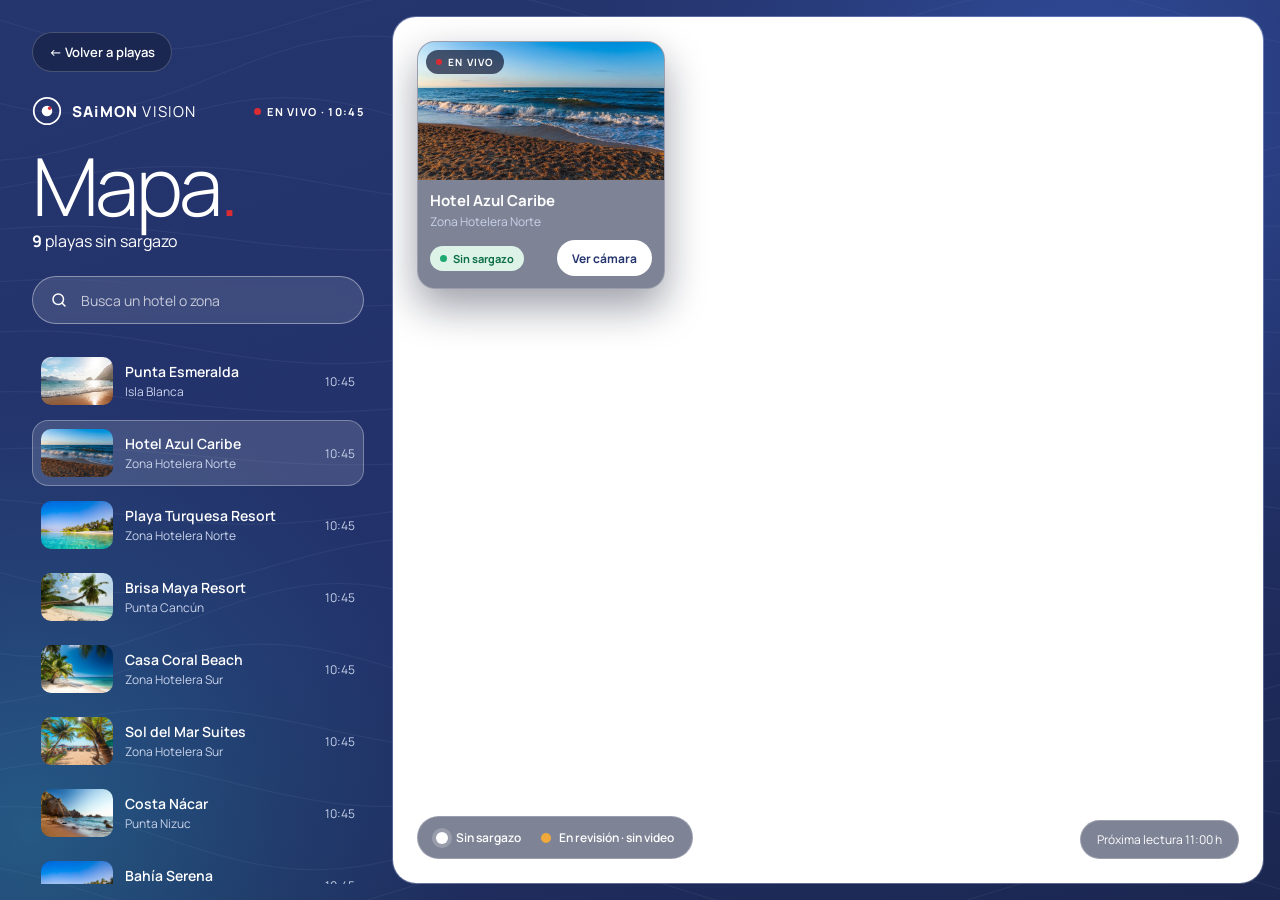
<file: mapa.html>
<!doctype html>
<html lang="es">
<head>
<meta charset="utf-8">
<meta name="viewport" content="width=device-width, initial-scale=1">
<title>Mapa en vivo | Playas sin Sargazo · Cancún Live</title>
<link rel="preconnect" href="https://fonts.googleapis.com">
<link rel="preconnect" href="https://fonts.gstatic.com" crossorigin>
<link href="https://fonts.googleapis.com/css2?family=Manrope:wght@300;400;500;600;700;800&display=swap" rel="stylesheet">
<link rel="stylesheet" href="css/styles.css">
</head>
<body>
<div class="depth-bg depth-bg--diagonal viewer viewer--map">
  <div class="orbs" aria-hidden="true">
    <div class="orb orb--t float-b" style="width:900px;height:900px;left:-420px;top:380px"></div>
    <div class="orb orb--b float-a" style="width:1000px;height:1000px;right:-300px;top:-400px"></div>
  </div>

  <aside class="viewer__panel viewer__panel--wide">
    <a href="index.html" class="back-link glass">← Volver a playas</a>
    <div class="map-brand">
      <a href="index.html" class="logo logo--sm" aria-label="SAiMON VISION, inicio">
        <svg width="30" height="30" viewBox="0 0 34 34" aria-hidden="true"><circle cx="17" cy="17" r="15" fill="none" stroke="#FFFFFF" stroke-width="2"/><circle cx="17" cy="17" r="6" fill="#FFFFFF"/><circle cx="20" cy="14" r="2" fill="#DB2C34"/></svg>
        <span class="logo__text"><b>SAiMON</b> VISION</span>
      </a>
      <span class="live-mini"><span class="live-dot"></span>EN VIVO · 10:45</span>
    </div>
    <div>
      <h1 class="panel-title panel-title--map">Mapa<span class="dot-red">.</span></h1>
      <p class="map-count" data-map-count aria-live="polite"><b>9</b> playas sin sargazo</p>
    </div>
    <label class="search search--sm">
      <span class="sr-only">Buscar hotel o zona</span>
      <svg width="18" height="18" viewBox="0 0 24 24" fill="none" stroke="currentColor" stroke-width="2" stroke-linecap="round" aria-hidden="true"><circle cx="11" cy="11" r="7"/><path d="M20 20l-4-4"/></svg>
      <input type="search" data-search="map" placeholder="Busca un hotel o zona" autocomplete="off">
    </label>
    <div class="place-list">
      <button type="button" class="place-row" data-place="esmeralda" data-name="Punta Esmeralda" data-zone="Isla Blanca" data-img="assets/img/playa-07.jpg"><img src="assets/img/playa-07.jpg" alt=""><span class="place-row__text"><b>Punta Esmeralda</b><small>Isla Blanca</small></span><time>10:45</time></button>
      <button type="button" class="place-row is-active" data-place="azul" data-name="Hotel Azul Caribe" data-zone="Zona Hotelera Norte" data-img="assets/img/playa-01.jpg"><img src="assets/img/playa-01.jpg" alt=""><span class="place-row__text"><b>Hotel Azul Caribe</b><small>Zona Hotelera Norte</small></span><time>10:45</time></button>
      <button type="button" class="place-row" data-place="turquesa" data-name="Playa Turquesa Resort" data-zone="Zona Hotelera Norte" data-img="assets/img/playa-02.jpg"><img src="assets/img/playa-02.jpg" alt=""><span class="place-row__text"><b>Playa Turquesa Resort</b><small>Zona Hotelera Norte</small></span><time>10:45</time></button>
      <button type="button" class="place-row" data-place="brisa" data-name="Brisa Maya Resort" data-zone="Punta Cancún" data-img="assets/img/playa-04.jpg"><img src="assets/img/playa-04.jpg" alt=""><span class="place-row__text"><b>Brisa Maya Resort</b><small>Punta Cancún</small></span><time>10:45</time></button>
      <button type="button" class="place-row" data-place="coral" data-name="Casa Coral Beach" data-zone="Zona Hotelera Sur" data-img="assets/img/playa-06.jpg"><img src="assets/img/playa-06.jpg" alt=""><span class="place-row__text"><b>Casa Coral Beach</b><small>Zona Hotelera Sur</small></span><time>10:45</time></button>
      <button type="button" class="place-row" data-place="sol" data-name="Sol del Mar Suites" data-zone="Zona Hotelera Sur" data-img="assets/img/playa-05.jpg"><img src="assets/img/playa-05.jpg" alt=""><span class="place-row__text"><b>Sol del Mar Suites</b><small>Zona Hotelera Sur</small></span><time>10:45</time></button>
      <button type="button" class="place-row" data-place="nacar" data-name="Costa Nácar" data-zone="Punta Nizuc" data-img="assets/img/playa-03.jpg"><img src="assets/img/playa-03.jpg" alt=""><span class="place-row__text"><b>Costa Nácar</b><small>Punta Nizuc</small></span><time>10:45</time></button>
      <button type="button" class="place-row" data-place="bahia" data-name="Bahía Serena" data-zone="Punta Cancún" data-img="assets/img/playa-02.jpg"><img src="assets/img/playa-02.jpg" alt=""><span class="place-row__text"><b>Bahía Serena</b><small>Punta Cancún</small></span><time>10:45</time></button>
      <button type="button" class="place-row" data-place="palma" data-name="Palma Real" data-zone="Isla Blanca" data-img="assets/img/playa-05.jpg"><img src="assets/img/playa-05.jpg" alt=""><span class="place-row__text"><b>Palma Real</b><small>Isla Blanca</small></span><time>10:45</time></button>
      <p class="empty-state empty-state--sm" data-map-empty hidden>Sin resultados para esa búsqueda.</p>
    </div>
  </aside>

  <main class="viewer__main glass map-stage">
    <iframe class="map-frame" data-map-frame title="Mapa de la costa de Cancún" loading="lazy" referrerpolicy="no-referrer-when-downgrade" allowfullscreen src="https://maps.google.com/maps?q=Zona%20Hotelera%20Canc%C3%BAn&hl=es&z=12&output=embed"></iframe>

    <div class="map-popup glass-dark" data-popup>
      <div class="map-popup__media"><img data-popup-img src="assets/img/playa-01.jpg" alt=""><span class="badge-live"><span class="live-dot live-dot--sm"></span>EN VIVO</span></div>
      <div class="map-popup__body"><b data-popup-name>Hotel Azul Caribe</b><span data-popup-zone class="muted map-popup__zone">Zona Hotelera Norte</span></div>
      <div class="map-popup__foot"><span class="chip-ok chip-ok--sm">Sin sargazo</span><a href="playa.html?hotel=azul" class="btn btn--light btn--popup">Ver cámara</a></div>
    </div>

    <div class="map-legend glass-dark legend"><span><i class="legend__ok"></i>Sin sargazo</span><span><i class="legend__warn"></i>En revisión · sin video</span></div>
    <span class="map-next glass-dark">Próxima lectura 11:00 h</span>
  </main>
</div>
<script src="js/main.js"></script>
</body>
</html>
</file>
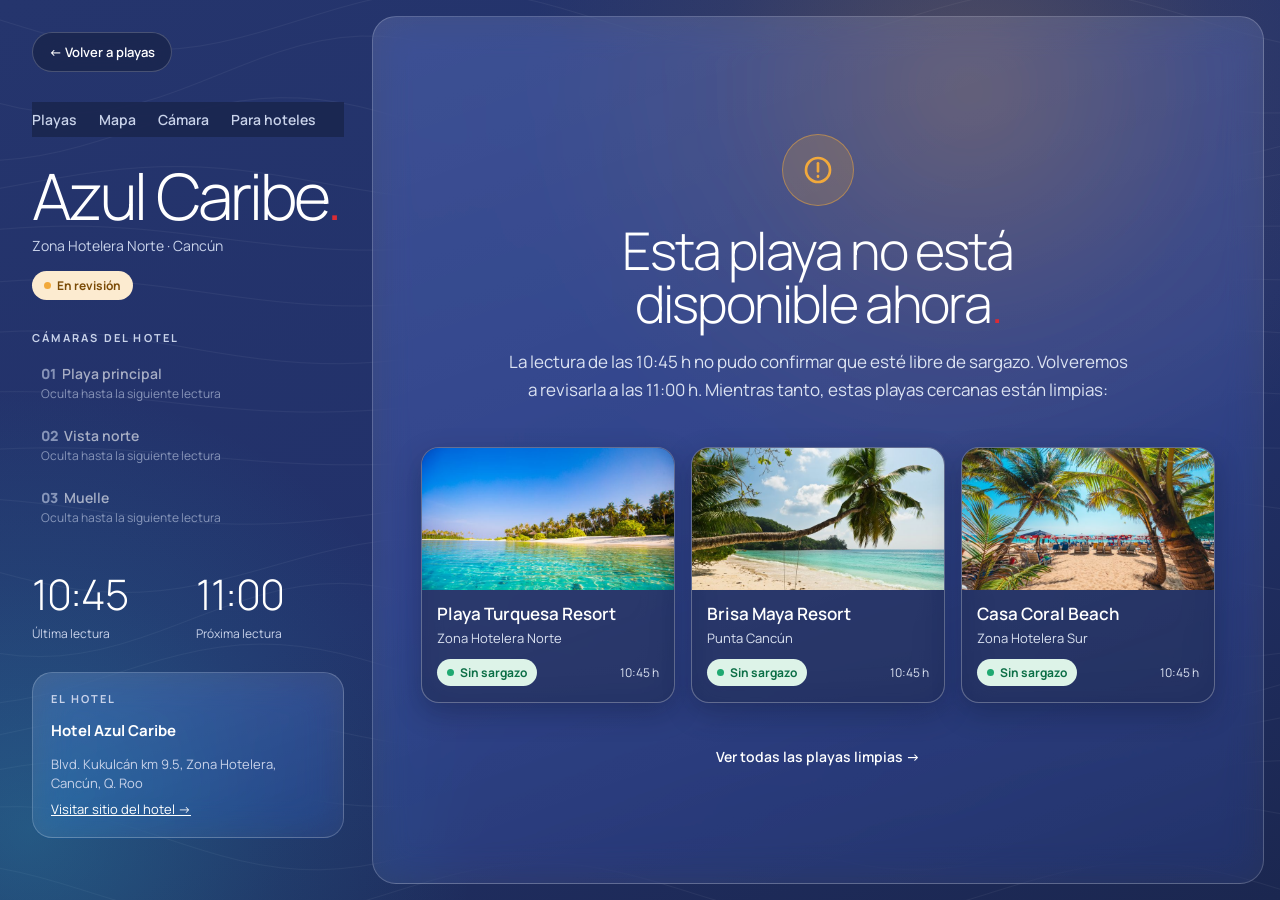
<file: playa-no-disponible.html>
<!doctype html>
<html lang="es">
<head>
<meta charset="utf-8">
<meta name="viewport" content="width=device-width, initial-scale=1">
<title>Hotel Azul Caribe · No disponible ahora | Playas sin Sargazo</title>
<link rel="preconnect" href="https://fonts.googleapis.com">
<link rel="preconnect" href="https://fonts.gstatic.com" crossorigin>
<link href="https://fonts.googleapis.com/css2?family=Manrope:wght@300;400;500;600;700;800&display=swap" rel="stylesheet">
<link rel="stylesheet" href="css/styles.css">
</head>
<body>
<div class="depth-bg depth-bg--diagonal viewer viewer--panel-first">
  <div class="orbs" aria-hidden="true">
    <div class="orb orb--t float-b" style="width:900px;height:900px;left:-420px;top:380px"></div>
    <div class="orb orb--a float-a" style="width:900px;height:900px;left:520px;top:-360px"></div>
  </div>

  <aside class="viewer__panel">
    <a href="index.html" class="back-link glass">← Volver a playas</a>
    <nav class="site-nav" aria-label="Secciones">
      <a href="index.html">Playas</a>
      <a href="mapa.html">Mapa</a>
      <a href="playa.html?hotel=azul">Cámara</a>
      <a href="hoteles.html#formulario">Para hoteles</a>
    </nav>
    <div>
      <h1 class="panel-title">Azul Caribe<span class="dot-red">.</span></h1>
      <p class="panel-sub">Zona Hotelera Norte · Cancún</p>
      <span class="chip-warn">En revisión</span>
    </div>
    <div>
      <p class="label">CÁMARAS DEL HOTEL</p>
      <div class="cam-list cam-list--disabled">
        <div class="cam-row"><span class="cam-row__text"><span class="cam-row__name"><b>01</b>Playa principal</span><span class="cam-row__sub">Oculta hasta la siguiente lectura</span></span></div>
        <div class="cam-row"><span class="cam-row__text"><span class="cam-row__name"><b>02</b>Vista norte</span><span class="cam-row__sub">Oculta hasta la siguiente lectura</span></span></div>
        <div class="cam-row"><span class="cam-row__text"><span class="cam-row__name"><b>03</b>Muelle</span><span class="cam-row__sub">Oculta hasta la siguiente lectura</span></span></div>
      </div>
    </div>
    <div class="metrics">
      <div class="metric"><span class="metric__value">10:45</span><span class="metric__label">Última lectura</span></div>
      <div class="metric"><span class="metric__value">11:00</span><span class="metric__label">Próxima lectura</span></div>
    </div>
    <div class="hotel-card glass">
      <p class="label">EL HOTEL</p>
      <b class="hotel-card__name">Hotel Azul Caribe</b>
      <div class="hotel-card__info"><span>Blvd. Kukulcán km 9.5, Zona Hotelera, Cancún, Q. Roo</span><a class="link-light" href="sitio-hotel.html">Visitar sitio del hotel →</a></div>
    </div>
  </aside>

  <main class="viewer__main glass unavailable">
    <div class="unavailable__head">
      <span class="unavailable__icon"><svg width="32" height="32" viewBox="0 0 24 24" fill="none" stroke="currentColor" stroke-width="2" stroke-linecap="round" stroke-linejoin="round" aria-hidden="true"><circle cx="12" cy="12" r="9"/><path d="M12 7v6"/><path d="M12 16.5v.5"/></svg></span>
      <h2>Esta playa no está disponible ahora<span class="dot-red">.</span></h2>
      <p>La lectura de las 10:45 h no pudo confirmar que esté libre de sargazo. Volveremos a revisarla a las 11:00 h. Mientras tanto, estas playas cercanas están limpias:</p>
    </div>
    <div class="unavailable__cards">
      <a href="playa.html?hotel=turquesa" class="cam-card">
        <div class="cam-card__media"><video src="assets/video/cam-02.mp4" poster="assets/img/playa-02.jpg" autoplay muted loop playsinline aria-hidden="true"></video></div>
        <div class="cam-card__body"><span class="cam-card__name">Playa Turquesa Resort</span><span class="cam-card__zone">Zona Hotelera Norte</span></div>
        <div class="cam-card__foot"><span class="chip-ok">Sin sargazo</span><span>10:45 h</span></div>
      </a>
      <a href="playa.html?hotel=brisa" class="cam-card">
        <div class="cam-card__media"><video src="assets/video/cam-03.mp4" poster="assets/img/playa-04.jpg" autoplay muted loop playsinline aria-hidden="true"></video></div>
        <div class="cam-card__body"><span class="cam-card__name">Brisa Maya Resort</span><span class="cam-card__zone">Punta Cancún</span></div>
        <div class="cam-card__foot"><span class="chip-ok">Sin sargazo</span><span>10:45 h</span></div>
      </a>
      <a href="playa.html?hotel=coral" class="cam-card">
        <div class="cam-card__media"><video src="assets/video/cam-01.mp4" poster="assets/img/playa-05.jpg" autoplay muted loop playsinline aria-hidden="true"></video></div>
        <div class="cam-card__body"><span class="cam-card__name">Casa Coral Beach</span><span class="cam-card__zone">Zona Hotelera Sur</span></div>
        <div class="cam-card__foot"><span class="chip-ok">Sin sargazo</span><span>10:45 h</span></div>
      </a>
    </div>
    <a href="index.html" class="link-strong">Ver todas las playas limpias →</a>
  </main>
</div>
<script src="js/main.js"></script>
</body>
</html>
</file>
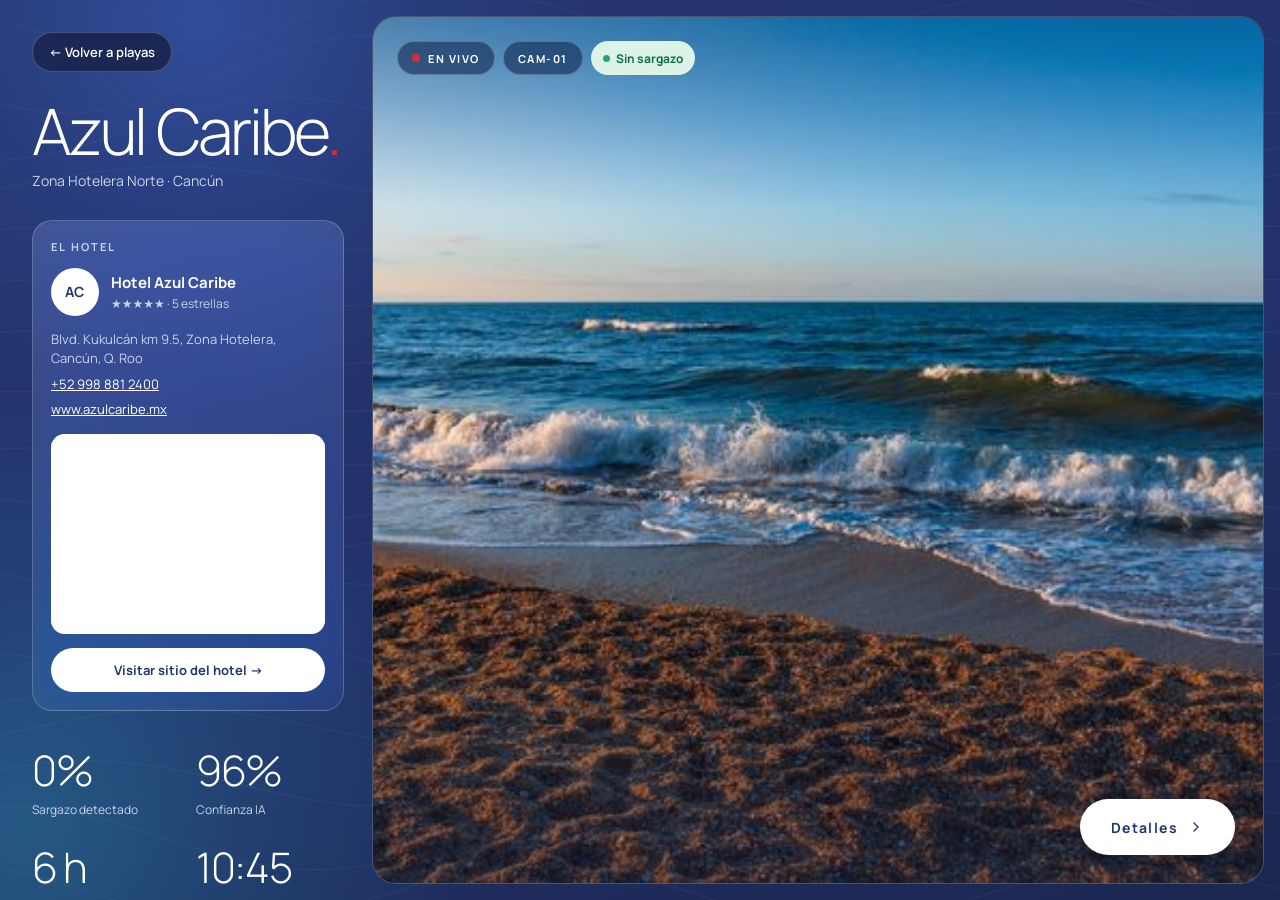
<file: playa.html>
<!doctype html>
<html lang="es">
<head>
<meta charset="utf-8">
<meta name="viewport" content="width=device-width, initial-scale=1">
<title>Hotel Azul Caribe · Cámara en vivo | Playas sin Sargazo</title>
<link rel="preconnect" href="https://fonts.googleapis.com">
<link rel="preconnect" href="https://fonts.gstatic.com" crossorigin>
<link href="https://fonts.googleapis.com/css2?family=Manrope:wght@300;400;500;600;700;800&display=swap" rel="stylesheet">
<link rel="stylesheet" href="css/styles.css">
</head>
<body>
<div class="depth-bg depth-bg--diagonal viewer">
  <div class="orbs" aria-hidden="true">
    <div class="orb orb--t float-b" style="width:900px;height:900px;left:-420px;top:380px"></div>
    <div class="orb orb--b float-a" style="width:800px;height:800px;left:-200px;top:-380px"></div>
  </div>

  <!-- ===== PANEL IZQUIERDO ===== -->
  <aside class="viewer__panel">
    <a href="index.html" class="back-link glass">← Volver a playas</a>

    <div>
      <h1 class="panel-title">Azul Caribe<span class="dot-red">.</span></h1>
      <p class="panel-sub">Zona Hotelera Norte · Cancún</p>
    </div>

    <div class="hotel-card glass">
      <p class="label">EL HOTEL</p>
      <div class="hotel-card__id">
        <span class="hotel-card__logo">AC</span>
        <span class="hotel-card__who"><b>Hotel Azul Caribe</b><span class="muted" aria-label="5 estrellas">★★★★★ · 5 estrellas</span></span>
      </div>
      <div class="hotel-card__info">
        <span>Blvd. Kukulcán km 9.5, Zona Hotelera, Cancún, Q. Roo</span>
        <a class="link-light" href="tel:+529988812400">+52 998 881 2400</a>
        <a class="link-light" href="sitio-hotel.html">www.azulcaribe.mx</a>
      </div>
      <div class="mini-map">
        <iframe class="mini-map__frame" data-hotel-map title="Mapa de Hotel Azul Caribe" src="https://maps.google.com/maps?q=Blvd.%20Kukulc%C3%A1n%20km%209.5%2C%20Zona%20Hotelera%2C%20Canc%C3%BAn&amp;hl=es&amp;z=14&amp;output=embed" loading="lazy" referrerpolicy="no-referrer-when-downgrade"></iframe>
      </div>
      <div class="hotel-card__actions">
        <a href="sitio-hotel.html" class="btn btn--light btn--grow">Visitar sitio del hotel →</a>
      </div>
    </div>

    <div>
      <div class="metrics">
        <div class="metric"><span class="metric__value">0%</span><span class="metric__label">Sargazo detectado</span></div>
        <div class="metric"><span class="metric__value">96%</span><span class="metric__label">Confianza IA</span></div>
        <div class="metric"><span class="metric__value">6 h</span><span class="metric__label">Limpia consecutiva</span></div>
        <div class="metric"><span class="metric__value">10:45</span><span class="metric__label">Última lectura · próxima 11:00</span></div>
      </div>
      <div class="status-legend"><span><i class="is-ok"></i>Sin sargazo</span><span><i class="is-warn"></i>En revisión</span></div>
    </div>

    <!-- Lecturas del día: solo en móvil (en escritorio van sobre el streaming). Ocultas, no eliminadas. -->
    <div class="glass readings only-mobile is-concealed">
      <div class="readings__head"><span class="label">LECTURAS DE HOY</span><span class="chip-ok chip-ok--sm">100% limpia</span></div>
      <div class="readings__scroll">
        <div class="timeline">
          <div class="timeline__track"></div><div class="timeline__progress"></div>
          <div class="timeline__dots" data-timeline-dots data-done="19"></div>
          <div class="timeline__now"></div>
          <img class="timeline__thumb" data-cam-thumb src="assets/img/playa-06.jpg" alt="06:00" style="left:0;transform:none">
          <img class="timeline__thumb" data-cam-thumb src="assets/img/playa-06.jpg" alt="08:00" style="left:16.7%">
          <img class="timeline__thumb" data-cam-thumb src="assets/img/playa-06.jpg" alt="09:30" style="left:29.2%">
          <img class="timeline__thumb timeline__thumb--now" data-cam-thumb src="assets/img/playa-06.jpg" alt="10:45" style="left:39.6%">
          <div class="timeline__hours"><span>06:00</span><span>09:00</span><span>12:00</span><span>15:00</span><span>18:00</span></div>
        </div>
      </div>
      <div class="inline-actions">
        <button type="button" class="btn btn--light btn--play btn--fill" data-play="timelapse">▶ Reproducir timelapse</button>
        <span class="time-readout">10:45 <span class="muted">/ 18:00</span></span>
      </div>
    </div>

  </aside>

  <!-- ===== STREAMING ===== -->
  <main class="viewer__main stream">
    <!-- Sustituir la imagen por el reproductor del streaming (HLS/WebRTC) de la cámara seleccionada -->
    <video class="stream__img" data-stream-img src="assets/video/cam-01.mp4" poster="assets/img/camara-01.jpg" autoplay muted loop playsinline aria-label="Streaming en vivo: Playa principal"></video>
    <div class="stream__veil"></div>

    <div class="stream__tags">
      <span class="tag glass-dark"><span class="live-dot"></span><span data-mode-badge>EN VIVO</span></span>
      <span class="tag glass-dark" data-cam-label>CAM-01</span>
      <span class="chip-ok">Sin sargazo</span>
    </div>

    <button type="button" class="btn btn--light btn--lg stream__details" data-drawer-open>Detalles <svg width="16" height="16" viewBox="0 0 24 24" fill="none" stroke="currentColor" stroke-width="2" stroke-linecap="round" aria-hidden="true"><path d="M9 6l6 6-6 6"/></svg></button>

    <div class="timeline-bar glass-dark is-concealed">
      <div class="timeline-bar__top">
        <button type="button" class="btn btn--light btn--play" data-play="timelapse">
          <svg width="12" height="12" viewBox="0 0 12 12" aria-hidden="true"><path d="M2 1l9 5-9 5z" fill="currentColor"/></svg>Reproducir timelapse
        </button>
        <button type="button" class="btn-outline-round btn-outline-round--icon" data-play="live" aria-label="Reiniciar"><svg width="16" height="16" viewBox="0 0 24 24" fill="none" stroke="currentColor" stroke-width="2" stroke-linecap="round" stroke-linejoin="round" aria-hidden="true"><path d="M4 12a8 8 0 1 0 3-6.2"/><path d="M4 4v4h4"/></svg></button>
        <span class="muted timeline-note">Hoy desde 06:00</span>
        <span class="spacer"></span>
        <button type="button" class="btn-outline-round" data-drawer-open>Detalles <svg width="14" height="14" viewBox="0 0 24 24" fill="none" stroke="currentColor" stroke-width="2" stroke-linecap="round" aria-hidden="true"><path d="M9 6l6 6-6 6"/></svg></button>
      </div>
      <div class="timeline-bar__row is-concealed">
        <span class="time-readout">10:45 <span class="muted">/ 18:00</span></span>
        <div class="timeline">
          <div class="timeline__track"></div><div class="timeline__progress"></div>
          <div class="timeline__dots" data-timeline-dots data-done="19"></div>
          <div class="timeline__now"></div>
          <img class="timeline__thumb" data-cam-thumb src="assets/img/playa-06.jpg" alt="06:00" style="left:0;transform:translateX(-4px)">
          <img class="timeline__thumb" data-cam-thumb src="assets/img/playa-06.jpg" alt="08:00" style="left:16.7%">
          <img class="timeline__thumb" data-cam-thumb src="assets/img/playa-06.jpg" alt="09:30" style="left:29.2%">
          <img class="timeline__thumb timeline__thumb--now" data-cam-thumb src="assets/img/playa-06.jpg" alt="10:45" style="left:39.6%">
          <div class="timeline__hours"><span>06:00</span><span>09:00</span><span>12:00</span><span>15:00</span><span>18:00</span></div>
        </div>
        <span class="chip-ok">100% limpia hoy</span>
      </div>
    </div>

    <!-- Panel de detalles -->
    <div class="drawer-backdrop" data-drawer-backdrop hidden></div>
    <div class="drawer glass-dark" data-drawer role="dialog" aria-modal="true" aria-label="Detalles del hotel" hidden>
      <div class="drawer__head">
        <span class="label">DETALLES DEL HOTEL</span>
        <button type="button" class="btn-outline-round btn-outline-round--icon" data-drawer-close aria-label="Cerrar detalles"><svg width="16" height="16" viewBox="0 0 24 24" fill="none" stroke="currentColor" stroke-width="2" stroke-linecap="round" aria-hidden="true"><path d="M6 6l12 12M18 6L6 18"/></svg></button>
      </div>
      <h2 class="drawer__title">Azul Caribe<span class="dot-red">.</span></h2>
      <div class="drawer__gallery">
        <img src="assets/img/playa-06.jpg" alt="Playa del hotel">
        <img src="assets/img/playa-02.jpg" alt="Vista norte">
        <img src="assets/img/playa-04.jpg" alt="Muelle">
      </div>
      <p class="muted drawer__copy">Hotel frente al mar en la Zona Hotelera Norte. Habitaciones con vista al Caribe, club de playa y una franja de arena amplia. La cámara principal encuadra la orilla, que es la zona que revisa SAiMON VISION.</p>
      <div class="stack">
        <span class="label">SERVICIOS DE PLAYA</span>
        <div class="services">
          <div class="service"><svg width="22" height="22" viewBox="0 0 24 24" fill="none" stroke="currentColor" stroke-width="1.8" stroke-linecap="round" stroke-linejoin="round" aria-hidden="true"><path d="M3 15h13l3-5M5 15v4M16 15v4M3 15l2-4h6"/></svg>Camastros</div>
          <div class="service"><svg width="22" height="22" viewBox="0 0 24 24" fill="none" stroke="currentColor" stroke-width="1.8" stroke-linecap="round" stroke-linejoin="round" aria-hidden="true"><path d="M5 21V4M5 4h12l-3 4 3 4H5"/></svg>Bandera</div>
          <div class="service"><svg width="22" height="22" viewBox="0 0 24 24" fill="none" stroke="currentColor" stroke-width="1.8" stroke-linecap="round" aria-hidden="true"><circle cx="12" cy="12" r="8"/><circle cx="12" cy="12" r="3.5"/><path d="M6.3 6.3l3.2 3.2M17.7 6.3l-3.2 3.2M6.3 17.7l3.2-3.2M17.7 17.7l-3.2-3.2"/></svg>Salvavidas</div>
        </div>
      </div>
      <div class="stack">
        <span class="label">UBICACIÓN</span>
        <div class="mini-map mini-map--lg">
          <iframe class="mini-map__frame" data-hotel-map title="Mapa de Hotel Azul Caribe" src="https://maps.google.com/maps?q=Blvd.%20Kukulc%C3%A1n%20km%209.5%2C%20Zona%20Hotelera%2C%20Canc%C3%BAn&amp;hl=es&amp;z=14&amp;output=embed" loading="lazy" referrerpolicy="no-referrer-when-downgrade"></iframe>
        </div>
        <span class="muted address">Blvd. Kukulcán km 9.5, Zona Hotelera, Cancún, Q. Roo</span>
      </div>
      <a href="sitio-hotel.html" class="btn btn--light btn--quiet">Visitar sitio del hotel →</a>
    </div>
  </main>
</div>
<script src="js/main.js"></script>
</body>
</html>
</file>
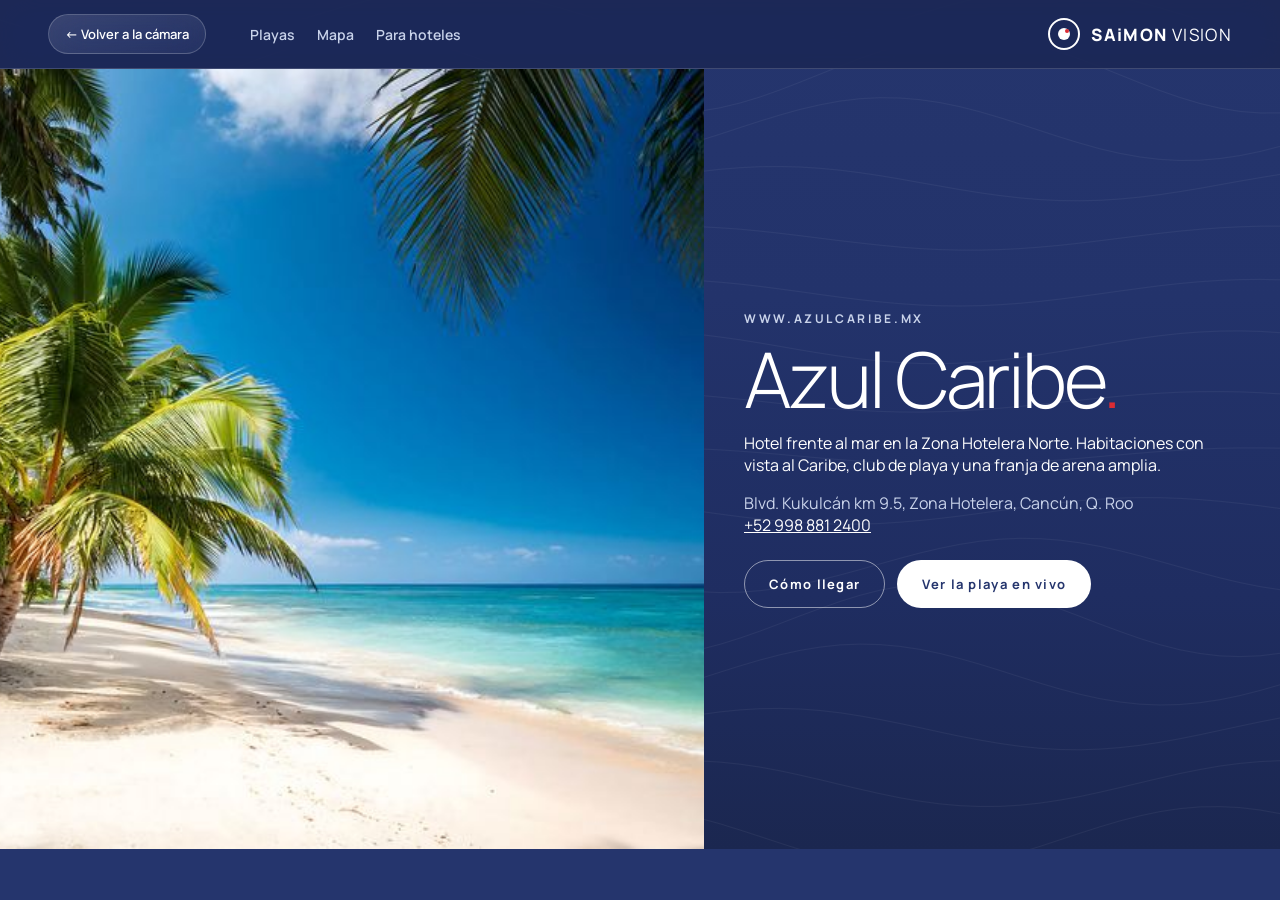
<file: sitio-hotel.html>
<!doctype html>
<html lang="es">
<head>
<meta charset="utf-8">
<meta name="viewport" content="width=device-width, initial-scale=1">
<title>Hotel Azul Caribe | Sitio del hotel</title>
<meta name="description" content="Hotel Azul Caribe, frente al mar en la Zona Hotelera Norte de Cancún.">
<link rel="preconnect" href="https://fonts.googleapis.com">
<link rel="preconnect" href="https://fonts.gstatic.com" crossorigin>
<link href="https://fonts.googleapis.com/css2?family=Manrope:wght@300;400;500;600;700;800&display=swap" rel="stylesheet">
<link rel="stylesheet" href="css/styles.css">
</head>
<body>
<div class="depth-bg">
  <header class="site-header container">
    <a href="playa.html" class="back-link glass">← Volver a la cámara</a>
    <nav class="site-nav" aria-label="Secciones">
      <a href="index.html">Playas</a>
      <a href="mapa.html">Mapa</a>
      <a href="hoteles.html">Para hoteles</a>
    </nav>
    <a href="index.html" class="logo" aria-label="SAiMON VISION, inicio">
      <svg width="34" height="34" viewBox="0 0 34 34" aria-hidden="true"><circle cx="17" cy="17" r="15" fill="none" stroke="#FFFFFF" stroke-width="2"/><circle cx="17" cy="17" r="6" fill="#FFFFFF"/><circle cx="20" cy="14" r="2" fill="#DB2C34"/></svg>
      <span class="logo__text"><b>SAiMON</b> VISION</span>
    </a>
  </header>
  <section class="hotel-site container">
    <div class="hotel-site__photo">
      <img src="assets/img/playa-06.jpg" alt="Playa del Hotel Azul Caribe">
    </div>
    <div class="hotel-site__copy">
      <p class="eyebrow">www.azulcaribe.mx</p>
      <h1 class="display">Azul Caribe<span class="dot-red">.</span></h1>
      <p>Hotel frente al mar en la Zona Hotelera Norte. Habitaciones con vista al Caribe, club de playa y una franja de arena amplia.</p>
      <p class="muted">Blvd. Kukulcán km 9.5, Zona Hotelera, Cancún, Q. Roo<br><a class="link-light" href="tel:+529988812400">+52 998 881 2400</a></p>
      <div class="cluster">
        <a href="mapa.html" class="btn btn--ghost">Cómo llegar</a>
        <a href="playa.html" class="btn btn--light">Ver la playa en vivo</a>
      </div>
    </div>
  </section>
</div>
</body>
</html>
</file>
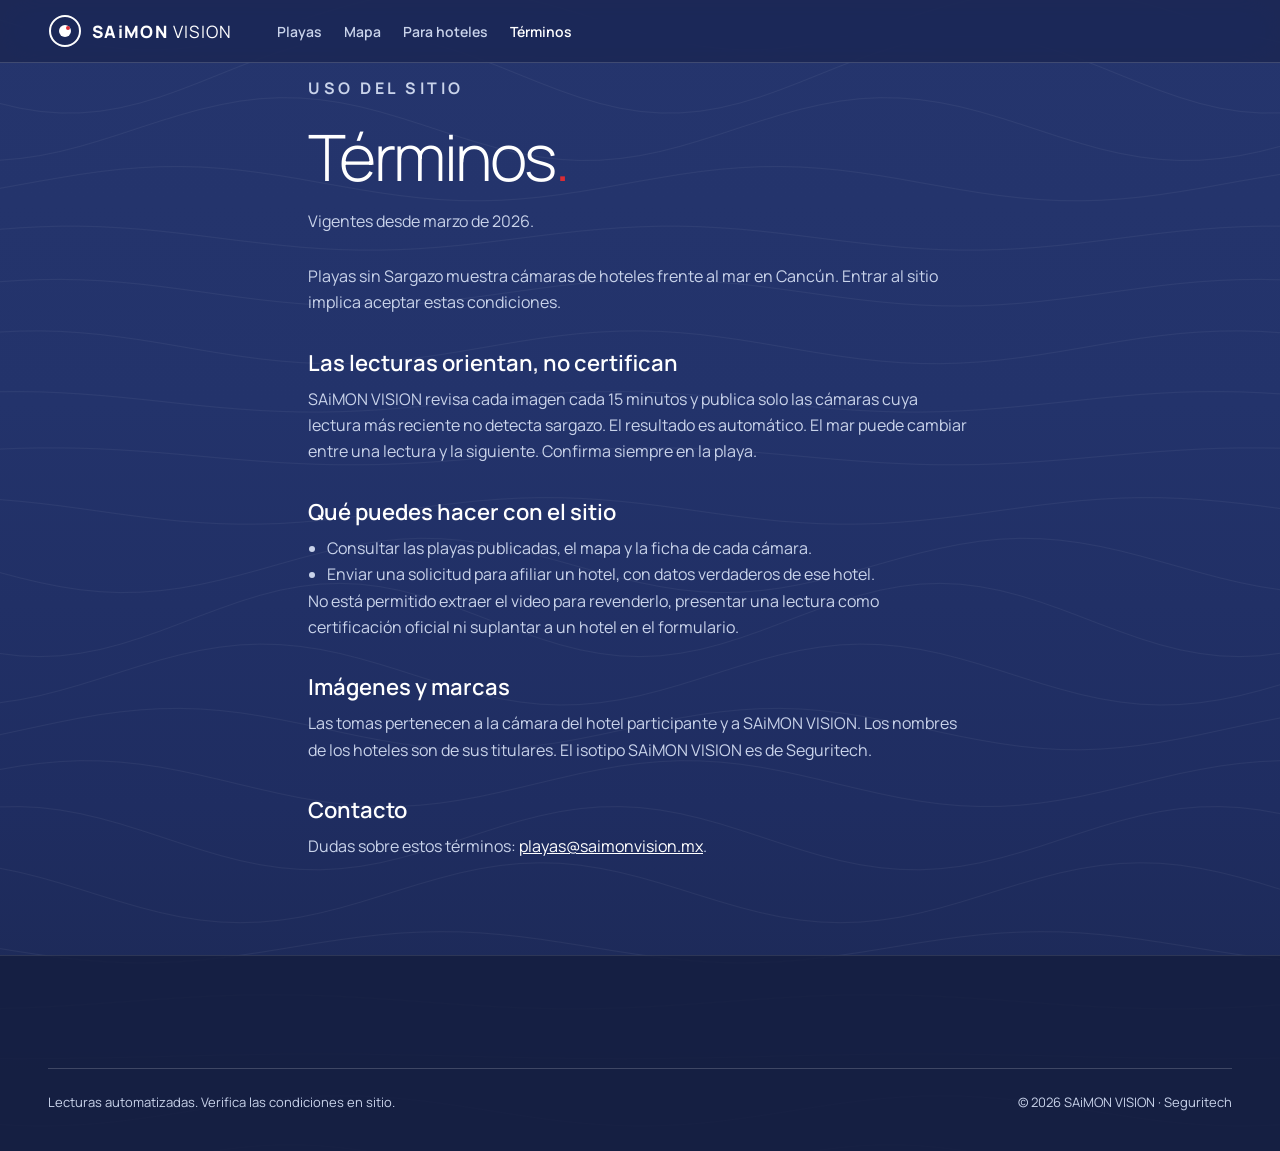
<file: terminos.html>
<!doctype html>
<html lang="es">
<head>
<meta charset="utf-8">
<meta name="viewport" content="width=device-width, initial-scale=1">
<title>Términos de uso | Playas sin Sargazo</title>
<link rel="preconnect" href="https://fonts.googleapis.com">
<link rel="preconnect" href="https://fonts.gstatic.com" crossorigin>
<link href="https://fonts.googleapis.com/css2?family=Manrope:wght@300;400;500;600;700;800&display=swap" rel="stylesheet">
<link rel="stylesheet" href="css/styles.css">
</head>
<body>
<div class="depth-bg">
  <header class="site-header container">
    <a href="index.html" class="logo" aria-label="SAiMON VISION, inicio">
      <svg width="34" height="34" viewBox="0 0 34 34" aria-hidden="true"><circle cx="17" cy="17" r="15" fill="none" stroke="#FFFFFF" stroke-width="2"/><circle cx="17" cy="17" r="6" fill="#FFFFFF"/><circle cx="20" cy="14" r="2" fill="#DB2C34"/></svg>
      <span class="logo__text"><b>SAiMON</b> VISION</span>
    </a>
    <nav class="site-nav" aria-label="Secciones">
      <a href="index.html">Playas</a>
      <a href="mapa.html">Mapa</a>
      <a href="hoteles.html">Para hoteles</a>
      <a href="terminos.html" aria-current="page">Términos</a>
    </nav>
  </header>
  <article class="legal container">
    <p class="eyebrow">Uso del sitio</p>
    <h1>Términos<span class="dot-red">.</span></h1>
    <p class="muted updated">Vigentes desde marzo de 2026.</p>
    <p>Playas sin Sargazo muestra cámaras de hoteles frente al mar en Cancún. Entrar al sitio implica aceptar estas condiciones.</p>
    <h2>Las lecturas orientan, no certifican</h2>
    <p>SAiMON VISION revisa cada imagen cada 15 minutos y publica solo las cámaras cuya lectura más reciente no detecta sargazo. El resultado es automático. El mar puede cambiar entre una lectura y la siguiente. Confirma siempre en la playa.</p>
    <h2>Qué puedes hacer con el sitio</h2>
    <ul>
      <li>Consultar las playas publicadas, el mapa y la ficha de cada cámara.</li>
      <li>Enviar una solicitud para afiliar un hotel, con datos verdaderos de ese hotel.</li>
    </ul>
    <p>No está permitido extraer el video para revenderlo, presentar una lectura como certificación oficial ni suplantar a un hotel en el formulario.</p>
    <h2>Imágenes y marcas</h2>
    <p>Las tomas pertenecen a la cámara del hotel participante y a SAiMON VISION. Los nombres de los hoteles son de sus titulares. El isotipo SAiMON VISION es de Seguritech.</p>
    <h2>Contacto</h2>
    <p>Dudas sobre estos términos: <a class="link-light" href="mailto:playas@saimonvision.mx">playas@saimonvision.mx</a>.</p>
  </article>
  <footer class="site-footer">
    <div class="container">
      <div class="site-footer__bottom">
        <span>Lecturas automatizadas. Verifica las condiciones en sitio.</span>
        <span>© 2026 SAiMON VISION · Seguritech</span>
      </div>
    </div>
  </footer>
</div>
</body>
</html>
</file>
<file: css/styles.css>
/* ==========================================================================
   Playas sin Sargazo · Cancún Live — SAiMON VISION (Seguritech)
   Hoja de estilos compartida por todas las páginas.
   ========================================================================== */

/* ---------- 1. Tokens ---------- */
:root {
  --navy: #25356D;          /* Navy Saimon: fondo principal */
  --navy-2: #23336B;
  --navy-3: #1F2D61;
  --navy-deep: #1B2750;     /* Fondo inferior / footer */
  --navy-mid: #22316A;      /* Degradado diagonal de visores */
  --stream: #1B2A4E;        /* Respaldo del visor de cámara */
  --blue: #2A4A93;          /* Azul medio */
  --red: #DB2C34;           /* Punto de títulos y EN VIVO */
  --green: #1FA971;         /* Estado "Sin sargazo" */
  --green-bg: #DDF3E8;
  --green-ink: #0B6E45;
  --amber: #F2A93B;         /* En revisión */
  --amber-bg: #FCEBD0;
  --amber-ink: #7A4A06;
  --white: #FFFFFF;
  --paper: #F7F9FC;         /* Etiqueta clara sobre el mapa */
  --sea: #7FD9D6;           /* Agua del minimapa */
  --text-2: #C9D3EA;        /* Texto secundario sobre navy */
  --text-3: #DCE3F2;        /* Texto terciario / párrafos */
  --line: rgba(255, 255, 255, 0.18);
  --orb-teal: 46, 183, 199;
  --orb-blue: 58, 96, 190;
  --font: 'Manrope', 'Avenir Next World', 'Avenir Next', system-ui, sans-serif;
  --radius-pill: 999px;
  --shadow: 0 10px 28px rgba(10, 16, 40, 0.3);
  --gutter: 48px;
}

/* ---------- 2. Base ---------- */
*, *::before, *::after { box-sizing: border-box; }
html { -webkit-text-size-adjust: 100%; scroll-padding-top: 88px; background: var(--navy); color-scheme: dark; }
body {
  margin: 0;
  background: var(--navy-deep);
  color: var(--white);
  font-family: var(--font);
  -webkit-font-smoothing: antialiased;
}
img, video, svg { display: block; max-width: 100%; }
a { color: var(--text-2); }
a:hover { color: var(--white); }
button { font-family: inherit; }
h1, h2, h3, p { margin: 0; }
.sr-only {
  position: absolute; width: 1px; height: 1px; padding: 0; margin: -1px;
  overflow: hidden; clip: rect(0 0 0 0); white-space: nowrap; border: 0;
}
:focus-visible { outline: 2px solid var(--white); outline-offset: 2px; }

/* ---------- 3. Fondo con profundidad (textura + brillos animados) ---------- */
.depth-bg {
  position: relative;
  background-color: var(--navy);
  background-image:
    url(../assets/svg/textura-olas.svg),
    linear-gradient(180deg, var(--navy) 0%, var(--navy-2) 35%, var(--navy-3) 70%, var(--navy-deep) 100%);
  background-size: 1200px 1200px, auto;
  background-repeat: repeat, no-repeat;
  animation: drift 90s linear infinite;
}
.depth-bg--diagonal {
  background-image:
    url(../assets/svg/textura-olas.svg),
    linear-gradient(160deg, var(--navy) 0%, var(--navy-mid) 55%, var(--navy-deep) 100%);
}
@keyframes drift {
  from { background-position: 0 0, 0 0; }
  to   { background-position: 1200px 0, 0 0; }
}
.depth-bg > :not(.orbs) { position: relative; z-index: 1; }
.depth-bg > .site-header { position: sticky; top: 0; z-index: 20; }

.orbs { position: absolute; inset: 0; overflow: hidden; pointer-events: none; z-index: 0; }
.orb { position: absolute; border-radius: 50%; }
.orb--t { background: radial-gradient(circle, rgba(var(--orb-teal), .30) 0%, rgba(var(--orb-teal), .10) 40%, rgba(var(--orb-teal), 0) 70%); }
.orb--b { background: radial-gradient(circle, rgba(var(--orb-blue), .55) 0%, rgba(var(--orb-blue), .18) 40%, rgba(var(--orb-blue), 0) 70%); }
.orb--a { background: radial-gradient(circle, rgba(242, 169, 59, .22) 0%, rgba(242, 169, 59, .06) 40%, rgba(242, 169, 59, 0) 70%); }
.float-a { animation: floatA 22s ease-in-out infinite alternate; }
.float-b { animation: floatB 28s ease-in-out infinite alternate; }
.float-c { animation: floatC 34s ease-in-out infinite alternate; }
@keyframes floatA { 0% { transform: translate(0,0) scale(1); }    100% { transform: translate(90px,-70px) scale(1.15); } }
@keyframes floatB { 0% { transform: translate(0,0) scale(1.05); } 100% { transform: translate(-100px,60px) scale(.9); } }
@keyframes floatC { 0% { transform: translate(0,0) scale(.95); }  100% { transform: translate(60px,80px) scale(1.12); } }

/* ---------- 4. Superficies de vidrio ---------- */
.glass {
  background: linear-gradient(160deg, rgba(255,255,255,.14) 0%, rgba(255,255,255,.05) 100%);
  border: 1px solid rgba(255,255,255,.2);
  -webkit-backdrop-filter: blur(18px) saturate(140%);
  backdrop-filter: blur(18px) saturate(140%);
}
.glass-dark {
  background: rgba(20,30,64,.55);
  border: 1px solid rgba(255,255,255,.22);
  -webkit-backdrop-filter: blur(16px) saturate(140%);
  backdrop-filter: blur(16px) saturate(140%);
}

/* ---------- 5. Tipografía y utilidades ---------- */
.eyebrow { font-size: 12px; font-weight: 700; letter-spacing: .22em; color: var(--text-2); text-transform: uppercase; }
.display { font-weight: 300; letter-spacing: -.04em; line-height: .95; }
.dot-red { color: var(--red); }
.muted { color: var(--text-2); }
.container { max-width: 1344px; margin: 0 auto; }
.container--wide { max-width: 1440px; }
.section { padding: 0 var(--gutter) 120px; }

/* ---------- 6. Componentes ---------- */
.logo { display: inline-flex; align-items: center; gap: 10px; color: var(--white); text-decoration: none; }
.logo__text { font-size: 17px; letter-spacing: .08em; }
.logo__text b { font-weight: 800; }

.live-dot { width: 8px; height: 8px; border-radius: 50%; background: var(--red); animation: pulse 1.6s ease-in-out infinite; flex: none; }
.live-dot--sm { width: 6px; height: 6px; }
@keyframes pulse { 0%,100% { opacity: 1; } 50% { opacity: .35; } }

.pill {
  display: inline-flex; align-items: center; gap: 8px; height: 44px; padding: 0 18px;
  border-radius: var(--radius-pill); border: 1px solid rgba(255,255,255,.3);
  background: rgba(255,255,255,.08); font-size: 13px; font-weight: 500; color: var(--white);
}
.btn {
  display: inline-flex; align-items: center; justify-content: center; gap: 10px;
  height: 48px; padding: 0 24px; border-radius: var(--radius-pill);
  font-size: 13px; font-weight: 700; letter-spacing: .1em; text-decoration: none;
  border: 1px solid transparent; cursor: pointer; transition: transform .2s ease, background .2s ease;
}
.btn:hover { transform: translateY(-1px); }
.btn--light { background: var(--white); color: var(--navy); }
.btn--light:hover { color: var(--navy); }
.btn--ghost { background: transparent; color: var(--white); border-color: rgba(255,255,255,.5); }
.btn--sm { height: 40px; padding: 0 16px; font-size: 13px; font-weight: 600; letter-spacing: 0; }
.btn--lg { height: 56px; padding: 0 30px; font-size: 14px; }
.btn--compact { height: 44px; font-size: 12px; letter-spacing: .14em; }
.btn--quiet { letter-spacing: 0; font-weight: 600; }
.btn--start { align-self: flex-start; }
.pill b { letter-spacing: .1em; }

.icon-btn {
  width: 48px; height: 48px; border-radius: 50%; color: var(--white);
  display: inline-flex; align-items: center; justify-content: center; cursor: pointer;
}
.icon-btn--44 { width: 44px; height: 44px; }

.badge-live {
  display: inline-flex; align-items: center; gap: 6px; padding: 5px 10px; border-radius: var(--radius-pill);
  background: rgba(20,28,58,.72); color: var(--white); font-size: 10px; font-weight: 700; letter-spacing: .12em;
}
.cam-tag {
  padding: 5px 8px; border-radius: 6px; background: rgba(20,28,58,.55); color: var(--white);
  font-size: 10px; font-weight: 600; letter-spacing: .08em;
}
.chip-ok {
  display: inline-flex; align-items: center; gap: 6px; padding: 5px 10px; border-radius: var(--radius-pill);
  background: var(--green-bg); color: var(--green-ink); font-size: 12px; font-weight: 700; white-space: nowrap;
}
.chip-ok::before { content: ""; width: 7px; height: 7px; border-radius: 50%; background: var(--green); }
.chip-warn {
  display: inline-flex; align-items: center; gap: 6px; padding: 6px 12px; border-radius: var(--radius-pill);
  background: var(--amber-bg); color: var(--amber-ink); font-size: 12px; font-weight: 700;
}
.chip-warn::before { content: ""; width: 7px; height: 7px; border-radius: 50%; background: var(--amber); }

/* Buscador */
.search { position: relative; display: flex; align-items: center; width: 100%; color: var(--white); }
.search svg { position: absolute; left: 22px; pointer-events: none; z-index: 1; }
.search input::-webkit-search-cancel-button { -webkit-appearance: none; appearance: none; }
.search input {
  width: 100%; height: 58px; padding: 0 24px 0 56px; border-radius: var(--radius-pill);
  border: 1px solid rgba(255,255,255,.4); background: rgba(255,255,255,.12); color: var(--white);
  font: inherit; font-size: 15px; outline: none; box-shadow: 0 12px 32px rgba(10,16,40,.25);
  -webkit-backdrop-filter: blur(10px); backdrop-filter: blur(10px);
}
.search input::placeholder { color: rgba(255,255,255,.7); }
.search input:focus { border-color: var(--white); }
.search--sm input { height: 48px; padding-left: 48px; font-size: 14px; box-shadow: none; }
.search--sm svg { left: 18px; }

/* Tarjeta de cámara */
.cam-card {
  flex: 0 0 292px; display: flex; flex-direction: column; gap: 12px; padding: 0 0 16px;
  border-radius: 18px; overflow: hidden; color: var(--white); text-decoration: none;
  background: rgba(27, 39, 80, .58);
  border: 1px solid rgba(255,255,255,.28);
  -webkit-backdrop-filter: blur(18px) saturate(150%); backdrop-filter: blur(18px) saturate(150%);
  box-shadow: 0 10px 28px rgba(10,16,40,.3), inset 0 1px 0 rgba(255,255,255,.25);
  transition: transform .35s ease, box-shadow .35s ease;
}
.cam-card:hover { color: var(--white); transform: translateY(-10px) scale(1.04); box-shadow: 0 24px 48px rgba(10,16,40,.45); }
.cam-card[hidden] { display: none; }
.cam-card__media { position: relative; aspect-ratio: 16 / 9; overflow: hidden; background: var(--blue); }
.cam-card__media img,
.cam-card__media video { width: 100%; height: 100%; object-fit: cover; }
.cam-card__media video { pointer-events: none; }
.cam-card__media .badge-live { position: absolute; top: 10px; left: 10px; }
.cam-card__media .cam-tag { position: absolute; top: 10px; right: 10px; }
.cam-card__body { display: flex; flex-direction: column; gap: 4px; padding: 0 15px; }
.cam-card__name { font-size: 17px; font-weight: 600; }
.cam-card__zone { font-size: 13px; color: var(--text-3); }
.cam-card__foot { display: flex; align-items: center; justify-content: space-between; padding: 0 15px; font-size: 12px; color: var(--text-3); }

.empty-state { padding: 24px 28px; border-radius: 18px; border: 1px dashed rgba(255,255,255,.35); color: var(--text-3); font-size: 15px; }

/* ==========================================================================
   7. HOME
   ========================================================================== */
.site-header {
  display: flex; align-items: center; justify-content: space-between; flex-wrap: wrap; gap: 12px 16px;
  position: sticky; top: 0; z-index: 20; width: 100%; max-width: none;
  padding: 14px var(--gutter);
  background: rgba(27, 39, 80, .82);
  border-bottom: 1px solid rgba(255,255,255,.16);
  -webkit-backdrop-filter: blur(18px) saturate(140%);
  backdrop-filter: blur(18px) saturate(140%);
}
.site-header.container--wide { padding-left: max(var(--gutter), calc((100vw - 1440px) / 2)); padding-right: max(var(--gutter), calc((100vw - 1440px) / 2)); }
.site-header--overlay {
  background: transparent;
  border-bottom: none;
  -webkit-backdrop-filter: none;
  backdrop-filter: none;
  transition: background .25s ease, border-color .25s ease;
}
.site-header--overlay.is-stuck {
  background: rgba(27, 39, 80, .82);
  border-bottom: 1px solid rgba(255,255,255,.16);
  -webkit-backdrop-filter: blur(18px) saturate(140%);
  backdrop-filter: blur(18px) saturate(140%);
}
.site-header--overlay + .hero {
  margin-top: -72px;
  padding-top: 72px;
  min-height: 100vh;
  min-height: 100dvh;
}
.site-header__actions { display: flex; align-items: center; gap: 12px; flex-wrap: wrap; }
.site-header .icon-btn { width: 44px; height: 44px; border: 1px solid rgba(255,255,255,.3); background: rgba(255,255,255,.08); }

.hero { position: relative; min-height: calc(100vh - 76px); min-height: calc(100dvh - 76px); display: flex; flex-direction: column; background: var(--navy); overflow: hidden; }
.hero__video { position: absolute; inset: 0; width: 100%; height: 100%; object-fit: cover; object-position: center 60%; opacity: .8; }
.hero__veil { position: absolute; inset: 0; background: radial-gradient(ellipse 60% 55% at 50% 36%, rgba(37,53,109,.78) 0%, rgba(37,53,109,.45) 60%, rgba(37,53,109,.15) 100%); }
.hero__veil-top { position: absolute; left: 0; right: 0; top: 0; height: 160px; background: linear-gradient(180deg, rgba(37,53,109,.6), rgba(37,53,109,0)); }
.hero__veil-bottom { position: absolute; left: 0; right: 0; bottom: 0; height: 240px; background: linear-gradient(180deg, rgba(37,53,109,0) 0%, rgba(37,53,109,.28) 70%, rgba(37,53,109,.45) 100%); }
.hero__center, .hero__rail { position: relative; z-index: 1; }
.hero__center {
  flex: 1 1 auto; width: calc(100% - 2 * var(--gutter)); max-width: 820px; margin: 0 auto;
  display: flex; flex-direction: column; align-items: center; justify-content: center; text-align: center;
  padding: 28px 0;
}
.hero__title { font-size: clamp(36px, 4.2vw, 60px); line-height: 1.15; font-weight: 700; letter-spacing: -.01em; }
.hero__lead { margin-top: 10px; max-width: 430px; font-size: 16px; line-height: 1.55; color: var(--text-3); }
.kpis { display: flex; gap: 64px; margin-top: 28px; flex-wrap: wrap; justify-content: center; }
.kpi { display: flex; flex-direction: column; align-items: center; gap: 6px; min-width: 120px; }
.kpi__value { font-size: clamp(52px, 6vw, 84px); font-weight: 300; letter-spacing: -.04em; line-height: .9; font-variant-numeric: tabular-nums; }
.kpi__label { font-size: 12px; font-weight: 700; letter-spacing: .18em; color: var(--text-2); }
.hero__search { max-width: 540px; margin-top: 22px; }
.hero__count { margin-top: 12px; font-size: 13px; color: var(--text-2); }
.hero__rail { flex: none; margin-top: 0; padding: 0 0 28px; }
.empty-state--rail { margin: 0 var(--gutter) 12px; }
.carousel { position: relative; }
.carousel__btn {
  position: absolute; top: 38%; z-index: 2; width: 44px; height: 44px; border-radius: 50%;
  border: 1px solid rgba(255,255,255,.35); background: rgba(20,30,64,.55); color: var(--white);
  display: inline-flex; align-items: center; justify-content: center; cursor: pointer;
  -webkit-backdrop-filter: blur(16px); backdrop-filter: blur(16px);
}
.carousel__btn--prev { left: 16px; }
.carousel__btn--next { right: 16px; }
.rail {
  display: flex; gap: 20px; padding: 14px var(--gutter) 12px; overflow-x: auto;
  scroll-snap-type: x mandatory; scroll-behavior: smooth; scrollbar-width: none;
}
.rail::-webkit-scrollbar { display: none; }
.rail .cam-card { scroll-snap-align: start; }

/* Mapa de la costa */
.coast { padding: 120px var(--gutter) 80px; }
.coast__grid { display: flex; flex-wrap: wrap; gap: 48px; align-items: center; }
.coast__copy { flex: 1 1 320px; max-width: 400px; display: flex; flex-direction: column; gap: 20px; }
.coast__copy h2 { font-size: 88px; }
.coast__copy p { font-size: 17px; line-height: 1.6; color: var(--text-2); }
.coast__map { flex: 999 1 560px; min-width: 0; position: relative; }
.coast__map > img { width: 100%; height: auto; }
.legend { display: flex; gap: 20px; font-size: 13px; flex-wrap: wrap; }
.legend span { display: inline-flex; align-items: center; gap: 8px; }
.legend i, .status-legend i { display: inline-block; flex: none; }
.legend__ok { width: 12px; height: 12px; border-radius: 50%; background: var(--white); box-shadow: 0 0 0 4px rgba(255,255,255,.2); }
.legend__warn { width: 10px; height: 10px; border-radius: 50%; background: var(--amber); }
.map-pin { position: absolute; display: flex; align-items: center; gap: 8px; }
.map-pin__dot { width: 14px; height: 14px; border-radius: 50%; background: var(--blue); border: 2px solid var(--white); box-shadow: 0 0 0 6px rgba(42,74,147,.22); flex: none; }
a.map-pin { color: inherit; text-decoration: none; }
.map-pin__label { padding: 4px 9px; border-radius: var(--radius-pill); background: var(--paper); color: var(--navy); font-size: 11px; font-weight: 600; white-space: nowrap; box-shadow: 0 4px 12px rgba(10,16,40,.25); }
.map-pin--r { transform: translate(-9px, -50%); }
.map-pin--l { flex-direction: row-reverse; transform: translate(calc(-100% + 9px), -50%); }
.map-pin--u { flex-direction: column-reverse; gap: 6px; transform: translate(-50%, calc(-100% + 9px)); }
.map-warn { position: absolute; width: 12px; height: 12px; border-radius: 50%; background: var(--amber); border: 2px solid var(--white); transform: translate(-50%, -50%); }
.map-label { position: absolute; font-size: 10px; font-weight: 700; letter-spacing: .2em; }

/* Cómo funciona */
.how { padding: 80px var(--gutter) 100px; }
.how__head { display: flex; justify-content: space-between; align-items: flex-end; gap: 24px; flex-wrap: wrap; margin-bottom: 56px; }
.how__head h2 { font-size: 72px; margin-top: 16px; }
.how__head p { max-width: 380px; font-size: 16px; line-height: 1.6; color: var(--text-2); }
.steps { position: relative; display: grid; grid-template-columns: repeat(3, minmax(0, 1fr)); gap: 24px; }
.steps::before { content: ""; position: absolute; top: 32px; left: 32px; right: 32px; height: 1px; background: linear-gradient(90deg, rgba(255,255,255,.7), rgba(255,255,255,.7) 60%, rgba(255,255,255,.15)); }
.step { position: relative; display: flex; flex-direction: column; gap: 16px; }
.step__icon { width: 64px; height: 64px; border-radius: 50%; background: var(--white); color: var(--navy); display: flex; align-items: center; justify-content: center; }
.step__icon--outline { background: var(--navy); border: 1px solid var(--white); color: var(--white); }
.step__num { font-size: 13px; font-weight: 700; letter-spacing: .18em; color: var(--text-2); }
.step h3 { font-size: 28px; font-weight: 400; }
.step p { font-size: 15px; line-height: 1.6; color: var(--text-2); max-width: 340px; }

/* Logos */
.logos { padding: 40px var(--gutter) 100px; }
.logos__grid { margin-top: 28px; display: grid; grid-template-columns: repeat(auto-fit, minmax(170px, 1fr)); gap: 12px; }
.logo-tile { height: 96px; border-radius: 16px; border: 1px solid var(--line); background: rgba(255,255,255,.04); display: flex; align-items: center; justify-content: center; text-align: center; padding: 0 12px; color: var(--white); text-decoration: none; }
.logo-tile:hover { color: var(--white); border-color: rgba(255,255,255,.4); }
.logo-tile--azul { font-size: 18px; font-weight: 300; letter-spacing: .18em; }
.logo-tile--turquesa { font-size: 20px; font-weight: 700; font-style: italic; }
.logo-tile--brisa { font-size: 15px; font-weight: 600; letter-spacing: .3em; }
.logo-tile--coral { font-size: 20px; font-family: Georgia, serif; }
.logo-tile--sol { font-size: 16px; font-weight: 800; letter-spacing: .06em; }
.logo-tile--nacar { font-size: 19px; font-weight: 300; font-family: Georgia, serif; font-style: italic; }
.logo-tile--esmeralda { font-size: 14px; font-weight: 700; letter-spacing: .24em; }

/* Banda para hoteles */
.band { position: relative; border-radius: 32px; overflow: hidden; background: var(--navy-deep); border: 1px solid rgba(255,255,255,.15); }
.band__img { position: absolute; inset: 0; width: 100%; height: 100%; object-fit: cover; opacity: .5; }
.band__veil { position: absolute; inset: 0; background: linear-gradient(90deg, rgba(27,39,80,.97) 0%, rgba(27,39,80,.85) 45%, rgba(27,39,80,.25) 100%); }
.band__inner { position: relative; padding: 80px 64px; display: flex; flex-direction: column; gap: 40px; align-items: flex-start; }
.band h2 { font-size: 60px; line-height: 1; font-weight: 300; letter-spacing: -.035em; max-width: 640px; margin-top: 16px; }
.benefits { display: grid; grid-template-columns: repeat(auto-fit, minmax(220px, 1fr)); gap: 32px; max-width: 900px; width: 100%; }
.benefit { display: flex; flex-direction: column; gap: 8px; border-top: 1px solid rgba(255,255,255,.3); padding-top: 18px; }
.benefit strong { font-size: 20px; font-weight: 600; }
.benefit span { font-size: 14px; line-height: 1.6; color: var(--text-2); }

/* FAQ (details/summary nativo) */
.faq__grid { display: flex; flex-wrap: wrap; gap: 48px; }
.faq__title { flex: 1 1 300px; max-width: 420px; display: flex; flex-direction: column; gap: 16px; }
.faq__title h2 { font-size: 72px; }
.faq__list { flex: 999 1 560px; min-width: 0; }
.faq__item { border-top: 1px solid var(--line); }
.faq__item summary {
  list-style: none; display: flex; align-items: center; justify-content: space-between; gap: 24px;
  padding: 26px 0; font-size: 22px; cursor: pointer;
}
.faq__item summary::-webkit-details-marker { display: none; }
.faq__icon { flex: 0 0 40px; height: 40px; border-radius: 50%; border: 1px solid rgba(255,255,255,.35); display: flex; align-items: center; justify-content: center; font-size: 20px; font-weight: 300; }
.faq__icon::before { content: "+"; }
.faq__item[open] .faq__icon::before { content: "−"; }
.faq__item p { padding: 0 64px 28px 0; font-size: 16px; line-height: 1.65; color: var(--text-2); }

/* Footer */
.site-footer { background: rgba(20,30,64,.85); border-top: 1px solid rgba(255,255,255,.1); padding: 64px var(--gutter) 40px; }
.site-footer__top { display: flex; justify-content: space-between; align-items: flex-end; gap: 32px; flex-wrap: wrap; }
.site-footer__claim { font-size: 44px; font-weight: 300; letter-spacing: -.03em; margin-top: 12px; }
.site-footer nav { display: flex; gap: 28px; font-size: 14px; flex-wrap: wrap; }
.site-footer nav a { color: var(--white); text-decoration: none; }
.site-footer__bottom { display: flex; justify-content: space-between; gap: 16px; flex-wrap: wrap; margin-top: 48px; padding-top: 24px; border-top: 1px solid var(--line); font-size: 13px; color: var(--text-2); }

/* ==========================================================================
   8. LAYOUT TIPO VISOR (ficha, no disponible, mapa)
   ========================================================================== */
.viewer { min-height: 100vh; padding: 16px; display: flex; flex-wrap: wrap; gap: 16px; }
.viewer__panel {
  flex: 0 1 340px; min-width: 300px; height: calc(100vh - 32px); min-height: 868px; overflow-y: auto;
  padding: 16px 12px 16px 16px; display: flex; flex-direction: column; gap: 30px;
}
.viewer__panel > * { flex-shrink: 0; }
.viewer__panel--wide { flex-basis: 360px; gap: 24px; }
.viewer__main {
  flex: 999 1 560px; min-width: 0; height: calc(100vh - 32px); min-height: 868px;
  position: relative; border-radius: 24px; overflow: hidden;
}
.back-link { align-self: flex-start; display: inline-flex; align-items: center; gap: 8px; height: 40px; padding: 0 16px; border-radius: var(--radius-pill); color: var(--white); text-decoration: none; font-size: 13px; font-weight: 600; }
.panel-title { font-size: 64px; line-height: .92; font-weight: 300; letter-spacing: -.045em; }
.panel-sub { margin-top: 10px; font-size: 14px; color: var(--text-2); }
.label { font-size: 11px; font-weight: 700; letter-spacing: .2em; color: var(--text-2); }

.cam-list { display: flex; flex-direction: column; gap: 6px; margin-top: 10px; }
.cam-row {
  display: flex; align-items: center; gap: 12px; padding: 8px 14px 8px 8px; border-radius: 16px;
  border: 1px solid transparent; background: transparent; color: var(--white); text-align: left; cursor: pointer;
}
.cam-row img { width: 56px; height: 40px; border-radius: 10px; object-fit: cover; flex: 0 0 56px; }
.cam-row__text { flex: 1; display: flex; flex-direction: column; gap: 2px; }
.cam-row__name { font-size: 14px; font-weight: 600; }
.cam-row__name b { font-weight: 800; color: var(--text-2); margin-right: 6px; }
.cam-row__sub { font-size: 12px; color: var(--text-2); }
.cam-row.is-active { background: rgba(255,255,255,.14); border-color: rgba(255,255,255,.3); box-shadow: 0 6px 18px rgba(10,16,40,.25); }

.metrics { display: grid; grid-template-columns: repeat(2, minmax(0, 1fr)); gap: 20px 16px; }
.metric { display: flex; flex-direction: column; gap: 2px; }
.metric__value { font-size: 42px; font-weight: 300; letter-spacing: -.03em; }
.metric__label { font-size: 12px; color: var(--text-2); }
.status-legend { display: flex; gap: 18px; font-size: 12px; font-weight: 600; margin-top: 14px; }
.status-legend span { display: inline-flex; align-items: center; gap: 6px; }
.status-legend i { width: 8px; height: 8px; border-radius: 50%; }
.status-legend .is-ok { background: var(--green); }
.status-legend .is-warn { background: var(--amber); }

.hotel-card { display: flex; flex-direction: column; gap: 14px; padding: 18px; border-radius: 20px; }
.hotel-card__id { display: flex; align-items: center; gap: 12px; }
.hotel-card__logo { width: 48px; height: 48px; border-radius: 50%; background: var(--white); color: var(--navy); display: flex; align-items: center; justify-content: center; font-size: 14px; font-weight: 700; letter-spacing: .06em; flex: none; }
.hotel-card__info { display: flex; flex-direction: column; gap: 6px; font-size: 13px; line-height: 1.5; color: var(--text-2); }
.hotel-card__actions { display: flex; gap: 8px; flex-wrap: wrap; }
.hotel-card__actions .btn { flex: 1; height: 44px; font-size: 13px; letter-spacing: 0; padding: 0 12px; }
.mini-map { position: relative; height: 120px; border-radius: 14px; overflow: hidden; background: var(--sea); }
.mini-map--lg { height: 200px; border-radius: 16px; }
.hotel-card .mini-map { height: 200px; }
.mini-map img { position: absolute; max-width: none; }
.mini-map__frame { position: absolute; inset: 0; width: 100%; height: 100%; border: 0; }
.mini-map__pin { position: absolute; left: 52%; top: 52%; width: 14px; height: 14px; border-radius: 50%; background: var(--navy); border: 2px solid var(--white); box-shadow: 0 0 0 6px rgba(37,53,109,.3); transform: translate(-50%, -50%); }
.timeline-bar.is-concealed,
.timeline-bar__row.is-concealed,
.readings.is-concealed { display: none !important; }
.stream__details { position: absolute; right: 28px; bottom: 28px; z-index: 3; box-shadow: var(--shadow); }

/* Streaming */
.stream { background: var(--stream); border: 1px solid rgba(255,255,255,.2); }
.stream__img.is-zoomed-1 { transform: scale(1.35); }
.stream__img.is-zoomed-2 { transform: scale(1.7); }
.stream.is-shutter::after {
  content: ""; position: absolute; inset: 0; background: var(--white); opacity: .8;
  z-index: 3; pointer-events: none;
}
.stream__img { position: absolute; inset: 0; width: 100%; height: 100%; object-fit: cover; transition: opacity .3s ease; }
.stream__veil { position: absolute; inset: 0; background: linear-gradient(180deg, rgba(20,28,58,.35) 0%, rgba(20,28,58,0) 22%, rgba(20,28,58,0) 62%, rgba(20,28,58,.45) 100%); }
.stream__tags { position: absolute; top: 24px; left: 24px; display: flex; gap: 8px; align-items: center; flex-wrap: wrap; }
.stream__tags .tag { display: inline-flex; align-items: center; gap: 8px; height: 34px; padding: 0 14px; border-radius: var(--radius-pill); font-size: 11px; font-weight: 700; letter-spacing: .14em; }
.stream__tags .chip-ok { height: 34px; padding: 0 12px; }
.mode-card { position: absolute; top: 24px; right: 24px; width: 236px; padding: 16px; border-radius: 18px; display: flex; flex-direction: column; gap: 12px; box-shadow: 0 12px 32px rgba(10,16,40,.3); }
.mode-card__head { display: flex; justify-content: space-between; align-items: baseline; }
.mode-card__time { font-size: 26px; font-weight: 300; }
.segmented { display: grid; grid-template-columns: repeat(2, minmax(0, 1fr)); gap: 4px; padding: 4px; border-radius: var(--radius-pill); background: rgba(255,255,255,.1); }
.segmented button { height: 36px; border-radius: var(--radius-pill); border: none; background: transparent; color: var(--white); font-size: 12px; font-weight: 700; cursor: pointer; }
.segmented button[aria-pressed="true"] { background: var(--white); color: var(--navy); }
.stream__tools { position: absolute; right: 24px; top: 50%; transform: translateY(-50%); display: flex; flex-direction: column; gap: 10px; }
.timeline-bar { position: absolute; left: 24px; right: 24px; bottom: 24px; padding: 16px 22px 14px; border-radius: 22px; display: flex; flex-direction: column; gap: 14px; box-shadow: 0 16px 40px rgba(10,16,40,.35); }
.timeline-bar__top { display: flex; align-items: center; gap: 12px; flex-wrap: wrap; }
.timeline-bar__top .spacer { flex: 1; }
.timeline-bar__row { display: flex; align-items: center; gap: 18px; }
.btn-outline-round { display: inline-flex; align-items: center; justify-content: center; gap: 8px; height: 44px; padding: 0 18px; border-radius: var(--radius-pill); border: 1px solid rgba(255,255,255,.35); background: transparent; color: var(--white); font-size: 13px; font-weight: 600; cursor: pointer; }
.btn-outline-round--icon { width: 44px; padding: 0; }
.timeline { position: relative; flex: 1; height: 64px; min-width: 0; }
.timeline__track, .timeline__progress { position: absolute; left: 0; top: 40px; height: 2px; }
.timeline__track { right: 0; background: rgba(255,255,255,.2); }
.timeline__progress { width: 39.6%; background: var(--white); }
.timeline__dots { position: absolute; left: 0; right: 0; top: 37px; display: flex; justify-content: space-between; }
.timeline__dots span { width: 8px; height: 8px; border-radius: 50%; background: rgba(255,255,255,.28); }
.timeline__dots span.is-done { background: var(--green); box-shadow: 0 0 0 2px rgba(20,30,64,.8); }
.timeline__now { position: absolute; left: 39.6%; top: 30px; width: 2px; height: 22px; background: var(--red); transform: translateX(-1px); }
.timeline__thumb { position: absolute; top: 0; width: 28px; height: 28px; border-radius: 50%; object-fit: cover; border: 1px solid var(--white); transform: translateX(-14px); }
.timeline__thumb--now { border: 2px solid var(--red); }
.timeline__hours { position: absolute; left: 0; right: 0; top: 50px; display: flex; justify-content: space-between; font-size: 10px; color: var(--text-2); }

/* Panel de detalles */
.drawer-backdrop { position: absolute; inset: 0; background: rgba(15,22,48,.45); z-index: 4; }
.drawer {
  position: absolute; top: 16px; right: 16px; bottom: 16px; width: 420px; max-width: calc(100% - 32px);
  overflow-y: auto; padding: 24px; border-radius: 22px; background: rgba(27,39,80,.82);
  display: flex; flex-direction: column; gap: 20px; box-shadow: -12px 0 40px rgba(10,16,40,.4); z-index: 5;
}
.drawer[hidden], .drawer-backdrop[hidden] { display: none; }
.drawer__head { display: flex; justify-content: space-between; align-items: center; }
.drawer__gallery { display: grid; grid-template-columns: repeat(3, minmax(0, 1fr)); gap: 8px; }
.drawer__gallery img { width: 100%; height: 76px; object-fit: cover; border-radius: 14px; }
.drawer__gallery img:first-child { grid-column: span 2; grid-row: span 2; height: 100%; min-height: 160px; }
.services { display: grid; grid-template-columns: repeat(3, minmax(0, 1fr)); gap: 8px; }
.service { display: flex; flex-direction: column; align-items: center; gap: 8px; padding: 14px 8px; border-radius: 14px; background: rgba(255,255,255,.08); border: 1px solid rgba(255,255,255,.14); font-size: 12px; font-weight: 600; }

/* No disponible */
.unavailable { display: flex; flex-direction: column; align-items: center; justify-content: center; gap: 44px; padding: 48px; }
.unavailable__head { display: flex; flex-direction: column; align-items: center; gap: 18px; text-align: center; max-width: 620px; }
.unavailable__icon { width: 72px; height: 72px; border-radius: 50%; background: rgba(242,169,59,.18); border: 1px solid rgba(242,169,59,.5); color: var(--amber); display: flex; align-items: center; justify-content: center; }
.unavailable h2 { font-size: 52px; line-height: 1.02; font-weight: 300; letter-spacing: -.035em; }
.unavailable p { font-size: 17px; line-height: 1.6; color: var(--text-3); }
.unavailable__cards { width: 100%; max-width: 940px; display: grid; grid-template-columns: repeat(3, minmax(0, 1fr)); gap: 16px; }
.unavailable__cards .cam-card:hover { transform: translateY(-6px); }
.cam-list--disabled { opacity: .6; }
.cam-list--disabled .cam-row { cursor: default; }
.panel-sub + .chip-warn { margin-top: 16px; }

/* Mapa en vivo */
.map-stage { display: flex; align-items: center; justify-content: center; }
.map-frame { position: absolute; inset: 0; width: 100%; height: 100%; border: 0; }
.map-stage .map-popup { left: 24px; top: 24px; bottom: auto; transform: none; }
.map-canvas { position: relative; width: 94%; max-width: 1120px; aspect-ratio: 1240 / 760; transform-origin: center center; transition: transform .25s ease; }
.map-canvas > img { position: absolute; inset: 0; width: 100%; height: 100%; }
.photo-pin { position: absolute; display: flex; align-items: center; gap: 6px; padding: 0; border: none; background: none; cursor: pointer; color: var(--white); }
.photo-pin img { width: 34px; height: 34px; border-radius: 50%; object-fit: cover; border: 2px solid var(--white); animation: halo 2s ease-out infinite; }
.photo-pin.is-active img { border-width: 3px; box-shadow: 0 0 0 5px rgba(255,255,255,.3); animation: none; }
.photo-pin.is-dim { opacity: .3; }
.photo-pin span { padding: 4px 9px; border-radius: var(--radius-pill); background: var(--navy); font-size: 11px; font-weight: 700; white-space: nowrap; box-shadow: 0 4px 12px rgba(10,16,40,.3); }
.photo-pin--r { transform: translate(-20px, -50%); }
.photo-pin--l { flex-direction: row-reverse; transform: translate(calc(-100% + 20px), -50%); }
.photo-pin--u { flex-direction: column-reverse; transform: translate(-50%, calc(-100% + 20px)); }
@keyframes halo { 0% { box-shadow: 0 0 0 0 rgba(255,255,255,.5); } 100% { box-shadow: 0 0 0 16px rgba(255,255,255,0); } }
.map-popup { position: absolute; width: 248px; padding: 0 0 12px; border-radius: 18px; overflow: hidden; display: flex; flex-direction: column; gap: 10px; box-shadow: 0 18px 40px rgba(10,16,40,.4); transform: translate(-50%, calc(-100% - 34px)); z-index: 2; }
.map-popup__media { position: relative; aspect-ratio: 16 / 9; overflow: hidden; }
.map-popup__media img { width: 100%; height: 100%; object-fit: cover; }
.map-popup__media .badge-live { position: absolute; top: 8px; left: 8px; }
.map-popup__body { display: flex; flex-direction: column; gap: 2px; padding: 0 12px; }
.map-popup__foot { display: flex; align-items: center; justify-content: space-between; gap: 8px; padding: 0 12px; }
.map-tools { position: absolute; right: 24px; top: 24px; display: flex; flex-direction: column; gap: 10px; }
.map-legend { position: absolute; left: 24px; bottom: 24px; display: flex; gap: 20px; align-items: center; padding: 12px 18px; border-radius: var(--radius-pill); font-size: 12px; font-weight: 600; }
.map-next { position: absolute; right: 24px; bottom: 24px; padding: 10px 16px; border-radius: var(--radius-pill); font-size: 12px; }
.place-list { display: flex; flex-direction: column; gap: 6px; }
.place-row { display: flex; align-items: center; gap: 12px; padding: 8px; border-radius: 16px; border: 1px solid transparent; background: transparent; color: var(--white); text-align: left; cursor: pointer; }
.place-row img { width: 72px; height: 48px; border-radius: 10px; object-fit: cover; flex: 0 0 72px; }
.place-row__text { flex: 1; display: flex; flex-direction: column; gap: 2px; min-width: 0; }
.place-row__text b { font-size: 14px; font-weight: 600; }
.place-row__text small { font-size: 12px; color: var(--text-2); }
.place-row time { font-size: 12px; color: var(--text-2); }
.place-row.is-active { background: rgba(255,255,255,.14); border-color: rgba(255,255,255,.3); }
.place-row[hidden] { display: none; }

/* ==========================================================================
   9. PARA HOTELES
   ========================================================================== */
.hotels-hero { display: flex; flex-wrap: wrap; gap: 64px; align-items: center; padding: 64px var(--gutter) 120px; }
.hotels-hero__copy { flex: 999 1 560px; min-width: 0; display: flex; flex-direction: column; gap: 24px; }
.hotels-hero__copy h1 { font-size: clamp(56px, 7vw, 104px); letter-spacing: -.045em; }
.hotels-hero__copy p { max-width: 520px; font-size: 19px; line-height: 1.55; color: var(--text-3); }
.hotels-hero__preview { flex: 1 1 360px; max-width: 440px; display: flex; flex-direction: column; gap: 14px; }
.hotels-hero__preview .cam-card { flex: none; transform: rotate(-1.5deg); box-shadow: 0 30px 60px rgba(10,16,40,.4); }
.feature { display: flex; flex-direction: column; gap: 18px; padding: 32px; border-radius: 24px; }
.feature__icon { width: 56px; height: 56px; border-radius: 50%; background: var(--white); color: var(--navy); display: flex; align-items: center; justify-content: center; }
.feature h3 { font-size: 26px; font-weight: 400; }
.feature p { font-size: 15px; line-height: 1.6; color: var(--text-2); }
.features { display: grid; grid-template-columns: repeat(auto-fit, minmax(260px, 1fr)); gap: 16px; }
.reqs { display: flex; flex-wrap: wrap; gap: 48px; padding: 48px; border-radius: 28px; }
.reqs__title { flex: 1 1 280px; max-width: 380px; display: flex; flex-direction: column; gap: 14px; }
.reqs__list { flex: 999 1 480px; min-width: 0; display: grid; grid-template-columns: repeat(auto-fit, minmax(200px, 1fr)); gap: 16px; }
.req { display: flex; flex-direction: column; gap: 10px; padding-top: 18px; border-top: 1px solid rgba(255,255,255,.25); }
.req strong { font-size: 18px; font-weight: 600; }
.req span { font-size: 14px; line-height: 1.6; color: var(--text-2); }
.form-grid { display: grid; grid-template-columns: repeat(2, minmax(0, 1fr)); gap: 18px; padding: 40px; border-radius: 28px; }
.form-grid label { display: flex; flex-direction: column; gap: 8px; font-size: 13px; font-weight: 600; }
.form-grid .full { grid-column: 1 / -1; }
.field { height: 50px; padding: 0 16px; border-radius: 12px; border: 1px solid rgba(255,255,255,.28); background: rgba(255,255,255,.08); color: var(--white); font: inherit; font-size: 15px; }
.field::placeholder { color: rgba(255,255,255,.6); }
.field option { color: var(--navy); }
textarea.field { height: auto; padding: 14px 16px; resize: vertical; }
.check { flex-direction: row !important; align-items: center; gap: 12px !important; font-weight: 500 !important; font-size: 14px !important; color: var(--text-2); }
.check input { width: 20px; height: 20px; accent-color: var(--white); }
.success { display: flex; flex-direction: column; align-items: flex-start; gap: 18px; padding: 56px 40px; border-radius: 28px; }
.success[hidden], .form-grid[hidden] { display: none; }
.success__icon { width: 64px; height: 64px; border-radius: 50%; background: var(--green-bg); color: var(--green-ink); display: flex; align-items: center; justify-content: center; }
.success__title { font-size: 44px; line-height: 1; font-weight: 300; letter-spacing: -.03em; }
.success p { max-width: 480px; font-size: 16px; line-height: 1.6; }
.form-grid .btn.full { justify-self: start; letter-spacing: 0; font-size: 15px; }
.reqs__title h2 { font-size: 44px; line-height: 1; font-weight: 300; letter-spacing: -.03em; }
.reqs__note { font-size: 13px; }
.display--section { font-size: clamp(48px, 5vw, 72px); }
.steps-title { margin: 16px 0 56px; }
.site-nav { display: flex; flex-wrap: wrap; align-items: center; gap: 18px 22px; font-size: 14px; font-weight: 600; }
.site-nav a:not(.btn) { color: var(--text-2); text-decoration: none; }
.site-nav a:not(.btn):hover,
.site-nav a[aria-current="page"] { color: var(--white); }
.site-header > .site-nav:not(.site-header__actions) { margin-left: 28px; margin-right: auto; }
.to-top {
  position: fixed; right: 24px; bottom: 24px; z-index: 25;
  width: 44px; height: 44px; border-radius: 50%; border: 1px solid rgba(255,255,255,.35);
  background: rgba(20, 30, 64, .72); color: var(--white); cursor: pointer;
  display: inline-flex; align-items: center; justify-content: center;
  -webkit-backdrop-filter: blur(16px); backdrop-filter: blur(16px);
  box-shadow: var(--shadow);
}
.to-top[hidden] { display: none; }
.viewer__panel > .back-link,
.viewer__panel > .site-nav {
  position: sticky; z-index: 3;
  background: rgba(27, 39, 80, .92);
  -webkit-backdrop-filter: blur(16px); backdrop-filter: blur(16px);
}
.viewer__panel > .back-link { top: 0; }
.viewer__panel > .site-nav { top: 48px; padding: 8px 0; }
.cluster { display: flex; gap: 12px; flex-wrap: wrap; margin-top: 8px; }
.affiliate { display: flex; flex-wrap: wrap; gap: 64px; }
.affiliate__intro { flex: 1 1 320px; max-width: 440px; display: flex; flex-direction: column; gap: 18px; }
.affiliate__form { flex: 999 1 560px; min-width: 0; }
.lede { font-size: 17px; line-height: 1.6; }
.step__icon--num { font-size: 16px; font-weight: 700; }
.cam-card--sample { pointer-events: none; }
.cam-card--sample .cam-card__body,
.cam-card--sample .cam-card__foot { padding-left: 18px; padding-right: 18px; }
.cam-card--sample .cam-card__name { font-size: 20px; }
.cam-card--sample .cam-card__zone { font-size: 14px; }
.link-light { color: var(--white); }
a.link-light:hover { color: var(--text-2); }
.link-strong { font-size: 14px; font-weight: 600; color: var(--white); text-decoration: none; }
.hotel-card__who { display: flex; flex-direction: column; gap: 2px; }
.hotel-card__who b { font-size: 15px; }
.hotel-card__who .muted { font-size: 12px; }
.hotel-card__name { font-size: 15px; }
.readings__head, .inline-actions { display: flex; align-items: center; gap: 10px; }
.readings__head { justify-content: space-between; }
.time-readout { font-size: 13px; font-weight: 700; white-space: nowrap; }
.time-readout .muted, .timeline-note { font-weight: 500; }
.timeline-note { font-size: 13px; }
.chip-ok--sm { font-size: 11px; }
.btn--play { height: 44px; letter-spacing: 0; }
.btn--fill { flex: 1; }
.btn--grow { flex: 1.4; }
.drawer__title { font-size: 40px; font-weight: 300; letter-spacing: -.03em; }
.drawer__copy { font-size: 14px; line-height: 1.65; }
.stack { display: flex; flex-direction: column; gap: 10px; }
.address { font-size: 13px; }
.map-brand { display: flex; align-items: center; justify-content: space-between; }
.logo--sm .logo__text { font-size: 15px; }
.live-mini { display: inline-flex; align-items: center; gap: 6px; font-size: 11px; font-weight: 700; letter-spacing: .12em; }
.live-mini .live-dot { width: 7px; height: 7px; }
.panel-title--map { font-size: 80px; line-height: .9; }
.map-count { margin-top: 8px; font-size: 16px; }
.map-popup__body b { font-size: 15px; }
.map-popup__zone { font-size: 12px; }
.btn--popup { height: 36px; padding: 0 14px; font-size: 12px; letter-spacing: 0; }
.empty-state--sm { font-size: 14px; padding: 16px; }
.crop-shore { object-position: 70% 60%; }
.crop-palm { object-position: center 70%; }
.crop-mid { object-position: center 65%; }
.crop-left { object-position: 30% 60%; }

.info-dialog {
  z-index: 30; width: min(520px, calc(100% - 32px)); max-height: calc(100vh - 32px); overflow: auto;
  padding: 28px; border: 1px solid rgba(255,255,255,.22);
  border-radius: 24px; background: var(--navy-deep); color: var(--white); box-shadow: var(--shadow);
}
.info-dialog::backdrop { background: rgba(15, 22, 48, .55); }
.info-dialog h2 { font-size: 32px; font-weight: 300; letter-spacing: -.03em; }
.info-dialog p, .info-dialog li { color: var(--text-2); font-size: 15px; line-height: 1.6; }
.info-dialog p { margin-top: 12px; }
.info-dialog ul { margin: 16px 0 0; padding: 0; list-style: none; display: flex; flex-direction: column; gap: 10px; }
.info-dialog .btn { margin-top: 22px; }

.legal { max-width: 760px; padding: 12px var(--gutter) 96px; }
.legal h1 { font-size: clamp(40px, 5vw, 64px); font-weight: 300; letter-spacing: -.04em; margin: 12px 0 8px; }
.legal .updated { margin-bottom: 28px; }
.legal h2 { font-size: 22px; font-weight: 600; margin: 32px 0 8px; }
.legal p, .legal li { font-size: 16px; line-height: 1.65; color: var(--text-2); }
.legal ul { margin: 8px 0 0; padding-left: 1.2em; }

.hotel-site { display: grid; grid-template-columns: minmax(0, 1.1fr) minmax(280px, .9fr); min-height: calc(100vh - 120px); }
.hotel-site__photo { min-height: 420px; position: relative; }
.hotel-site__photo img { width: 100%; height: 100%; object-fit: cover; position: absolute; inset: 0; }
.hotel-site__copy { padding: 48px 40px; display: flex; flex-direction: column; gap: 16px; justify-content: center; }
.hotel-site__copy h1 { font-size: clamp(48px, 6vw, 80px); }

/* ==========================================================================
   10. Responsivo (diseños móviles de 390 px)
   ========================================================================== */
@media (max-width: 1100px) {
  .coast__copy h2 { font-size: 64px; }
  .how__head h2, .faq__title h2 { font-size: 56px; }
  .band h2 { font-size: 44px; }
}

@media (max-width: 900px) {
  :root { --gutter: 24px; }
  /* Visor: el panel pasa abajo y el streaming arriba */
  .viewer__panel, .viewer__main { height: auto; min-height: 0; }
  .viewer__main { order: -1; min-height: 520px; }
  .viewer__panel { flex-basis: 100%; overflow: visible; }
  .mode-card { width: 200px; }
  .map-stage { min-height: 520px; }
  .unavailable__cards { grid-template-columns: 1fr; }
}

@media (max-width: 640px) {
  :root { --gutter: 16px; }
  .site-header { padding: 12px 16px; }
  .site-header .pill .muted, .site-header .icon-btn { display: none; }
  .hero { min-height: 0; }
  .site-header--overlay + .hero { margin-top: 0; padding-top: 0; min-height: 0; }
  .site-header > .site-nav:not(.site-header__actions) { order: 3; width: 100%; margin: 4px 0 0; }
  .hero__center { flex: none; margin-top: 28px; padding: 12px 0 20px; }
  .hero__title { font-size: 40px; line-height: 1.1; }
  .kpis { gap: 28px; }
  .kpi__value { font-size: 40px; }
  .kpis { gap: 28px; }
  .hero__search { margin-top: 28px; }
  .search input { height: 54px; }
  .hero__rail { margin-top: 8px; padding-bottom: 32px; }
  .carousel__btn { top: 30%; }
  .rail { gap: 14px; }
  .cam-card { flex-basis: 280px; }
  .cam-card:hover { transform: none; }
  .coast { padding-top: 72px; }
  .coast__copy h2, .how__head h2, .faq__title h2 { font-size: 48px; }
  .map-pin__label { display: none; }
  .how { padding-top: 40px; }
  .steps { grid-template-columns: 1fr; gap: 28px; }
  .steps::before { top: 24px; bottom: 24px; left: 23px; right: auto; width: 1px; height: auto; background: rgba(255,255,255,.5); }
  .step { display: grid; grid-template-columns: 48px 1fr; column-gap: 16px; row-gap: 6px; align-items: start; }
  .step__icon { width: 48px; height: 48px; grid-row: 1 / 3; }
  .step__icon svg { width: 20px; height: 20px; }
  .step__num { display: none; }
  .step h3 { font-size: 20px; font-weight: 500; padding-top: 4px; }
  .step p { font-size: 14px; }
  .band__inner { padding: 36px 24px; gap: 22px; }
  .band h2 { font-size: 34px; }
  .band__veil { background: linear-gradient(180deg, rgba(27,39,80,.95), rgba(27,39,80,.8)); }
  .faq__item summary { font-size: 17px; padding: 18px 0; }
  .faq__item p { padding-right: 0; font-size: 14px; }
  .site-footer { padding: 36px 16px 32px; }
  .site-footer__claim { font-size: 32px; }
  /* Visor móvil */
  .viewer { padding: 0; gap: 24px; }
  .viewer__main { min-height: 300px; border-radius: 0 0 28px 28px; }
  .viewer__panel { padding: 0 16px 40px; }
  .panel-title { font-size: 56px; }
  .mode-card, .stream__tools, .timeline-bar { display: none; }
  body .only-mobile { display: flex !important; }
  .stream__tags { top: 14px; left: 14px; }
  .readings { padding: 18px 16px; border-radius: 22px; flex-direction: column; gap: 14px; }
  .readings__scroll { overflow-x: auto; margin: 0 -4px; padding: 0 4px; }
  .readings__scroll .timeline { width: 760px; flex: none; }
  .unavailable { padding: 32px 16px; }
  .unavailable h2 { font-size: 36px; }
  /* Mapa en móvil: primero la lista, luego el mapa sin etiquetas */
  .viewer--map .viewer__main { order: 0; margin: 0 16px 24px; border-radius: 24px; min-height: 380px; }
  .viewer--map .viewer__panel, .viewer--panel-first .viewer__panel { padding-top: 16px; padding-bottom: 0; }
  .viewer--panel-first .viewer__main { order: 0; margin: 0 16px 24px; border-radius: 24px; }
  .viewer--map .map-canvas { width: 150%; max-width: none; }
  .photo-pin span, .map-canvas .map-label, .map-next { display: none; }
  .photo-pin img { width: 28px; height: 28px; }
  .map-tools { top: 12px; right: 12px; }
  .map-tools .icon-btn { width: 44px; height: 44px; }
  .map-legend { left: 12px; bottom: 12px; }
  .form-grid { grid-template-columns: 1fr; padding: 24px; }
  .hotels-hero { padding-top: 32px; }
  .hotel-site { grid-template-columns: 1fr; }
  .hotel-site__photo { min-height: 240px; }
  .hotel-site__photo img { position: relative; height: 240px; }
  .panel-title--map { font-size: 56px; }
  .reqs { padding: 28px; }
}

.only-mobile { display: none !important; }

@media (max-width: 1100px) {
  .site-header > .site-nav:not(.site-header__actions) { order: 3; flex: 1 1 100%; margin: 4px 0 0; }
}
@media (max-height: 820px) and (min-width: 641px) {
  .site-header { padding-top: 10px; padding-bottom: 10px; }
  .hero__center { padding: 12px 0; }
  .hero__title { font-size: 40px; }
  .hero__lead { margin-top: 6px; font-size: 15px; }
  .kpis { margin-top: 16px; gap: 36px; }
  .kpi__value { font-size: 44px; }
  .hero__search { margin-top: 14px; }
  .hero .search input { height: 50px; }
  .hero__count { margin-top: 8px; }
  .hero__rail { padding-bottom: 16px; }
}

/* ---------- 11. Entrada y aparición al bajar ---------- */
@keyframes rise {
  from { opacity: 0; transform: translateY(22px); }
  to { opacity: 1; transform: none; }
}
.hero__title { animation: rise .8s ease both; }
.hero__lead { animation: rise .8s ease .12s both; }
.kpis { animation: rise .8s ease .28s both; }
.hero__search { animation: rise .8s ease .42s both; }
.hero__count { animation: rise .8s ease .5s both; }
.hero__rail { animation: rise .9s ease .55s both; }
.reveal {
  opacity: 0;
  transform: translateY(28px);
  transition: opacity .7s ease, transform .7s ease;
}
.reveal.is-in { opacity: 1; transform: none; }

/* ---------- 12. Movimiento reducido ---------- */
@media (prefers-reduced-motion: reduce) {
  .depth-bg, .float-a, .float-b, .float-c, .live-dot, .photo-pin img,
  .hero__title, .hero__lead, .kpis, .hero__search, .hero__count, .hero__rail { animation: none; }
  .cam-card, .btn, .stream__img, .map-canvas, .rail, .reveal { transition: none; scroll-behavior: auto; }
  .reveal { opacity: 1; transform: none; }
  .cam-card:hover { transform: none; }
}
</file>
